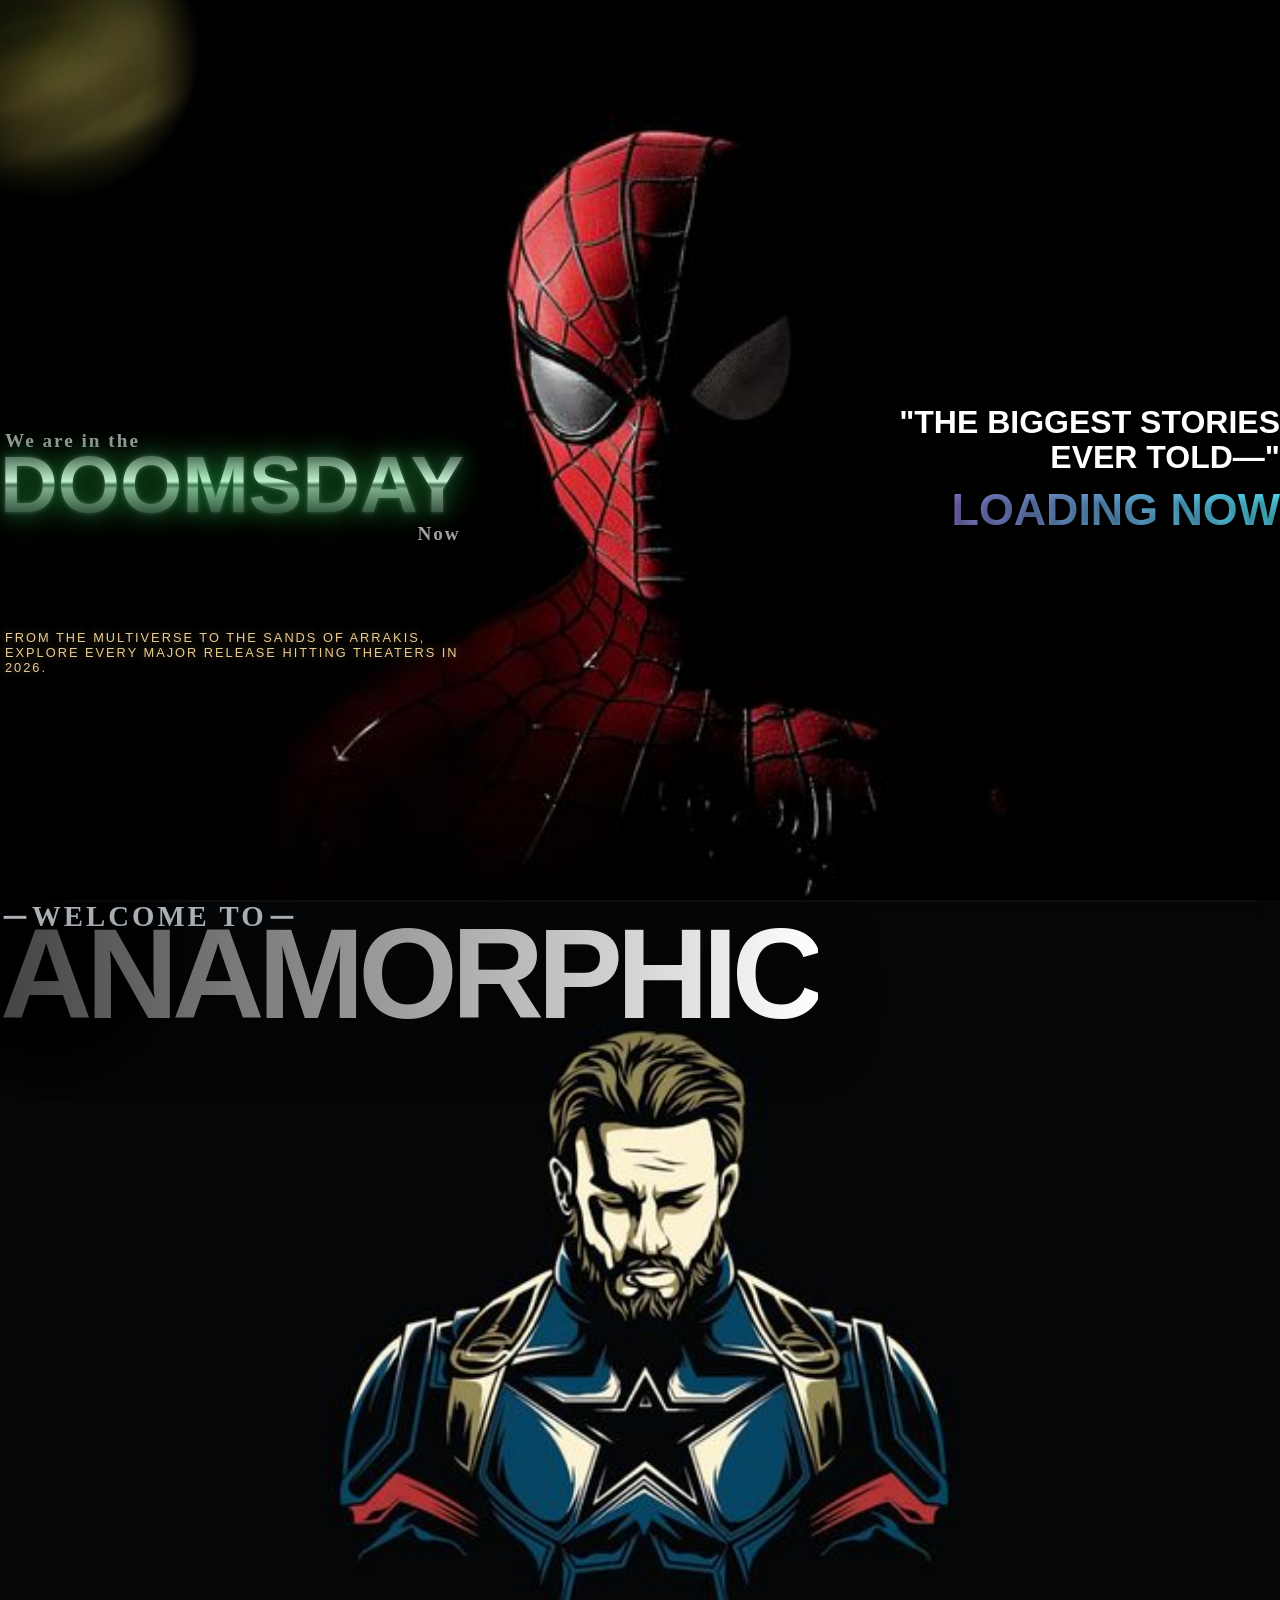
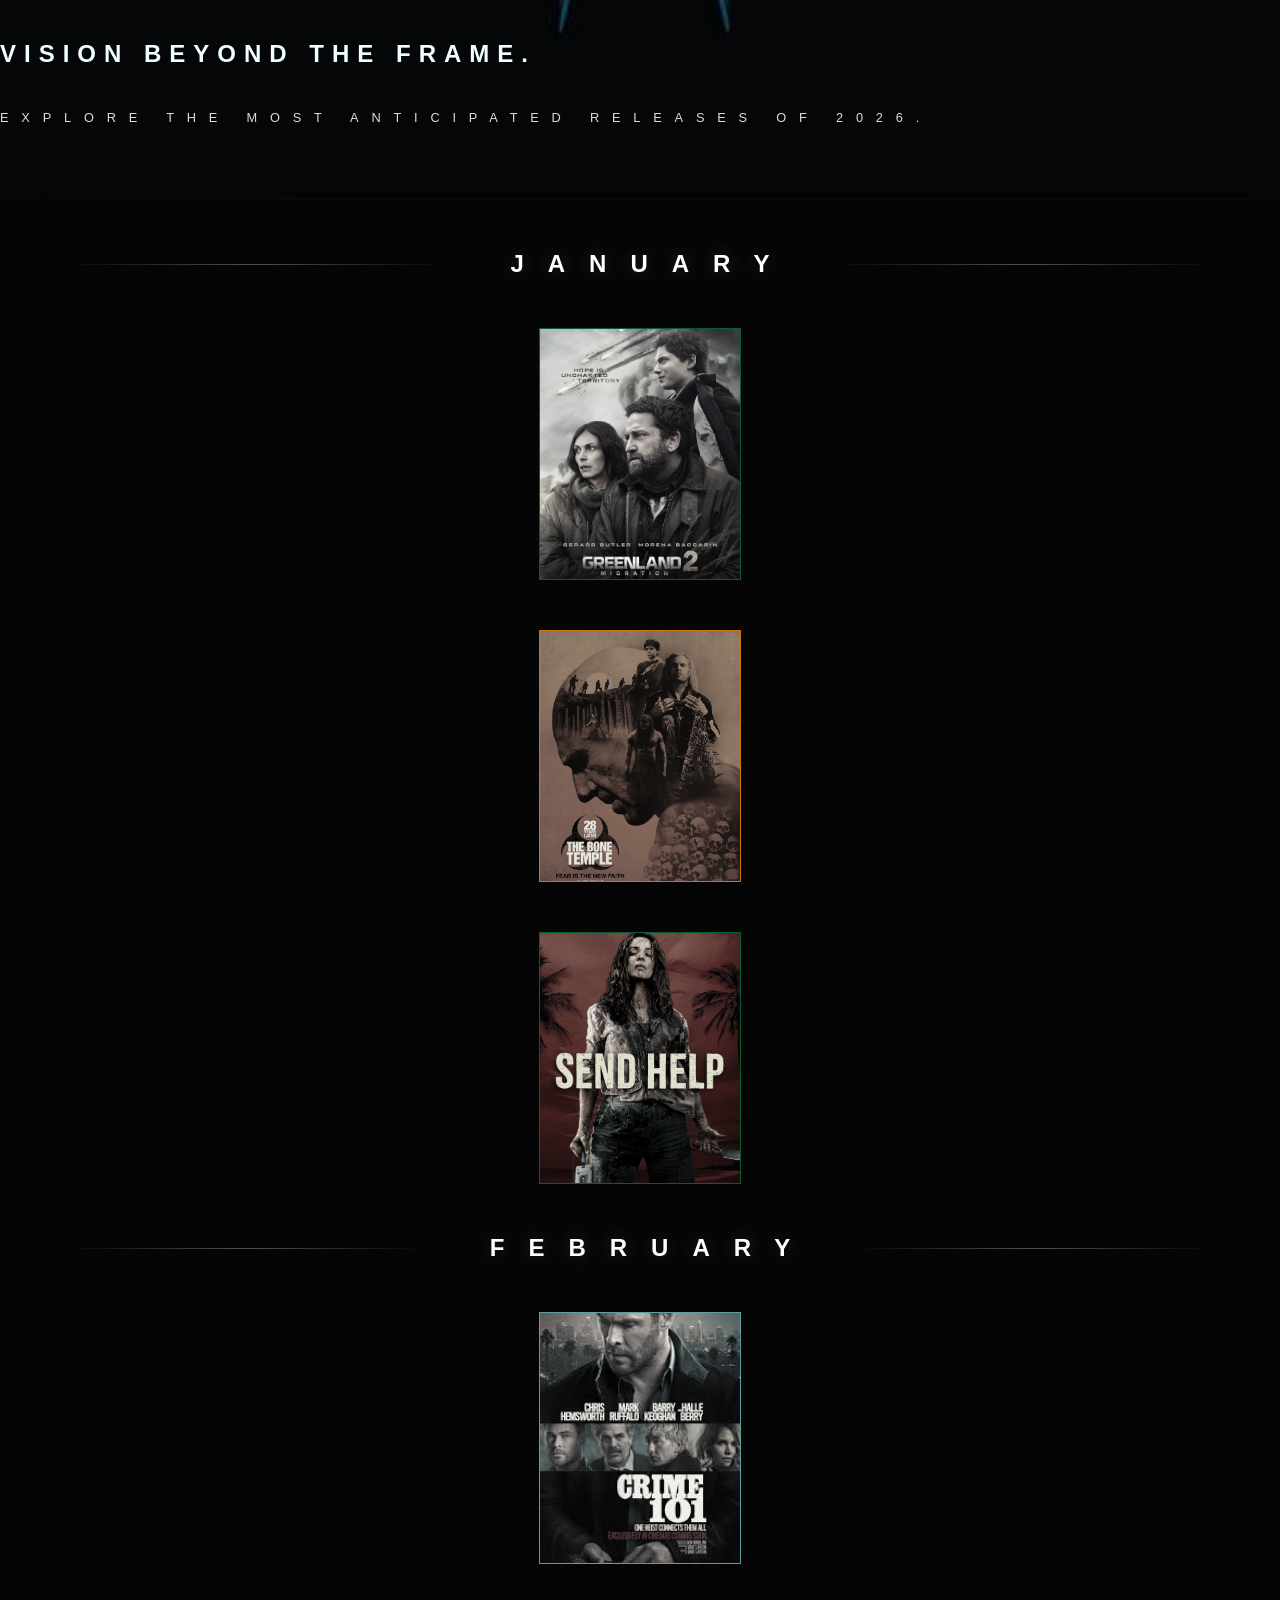
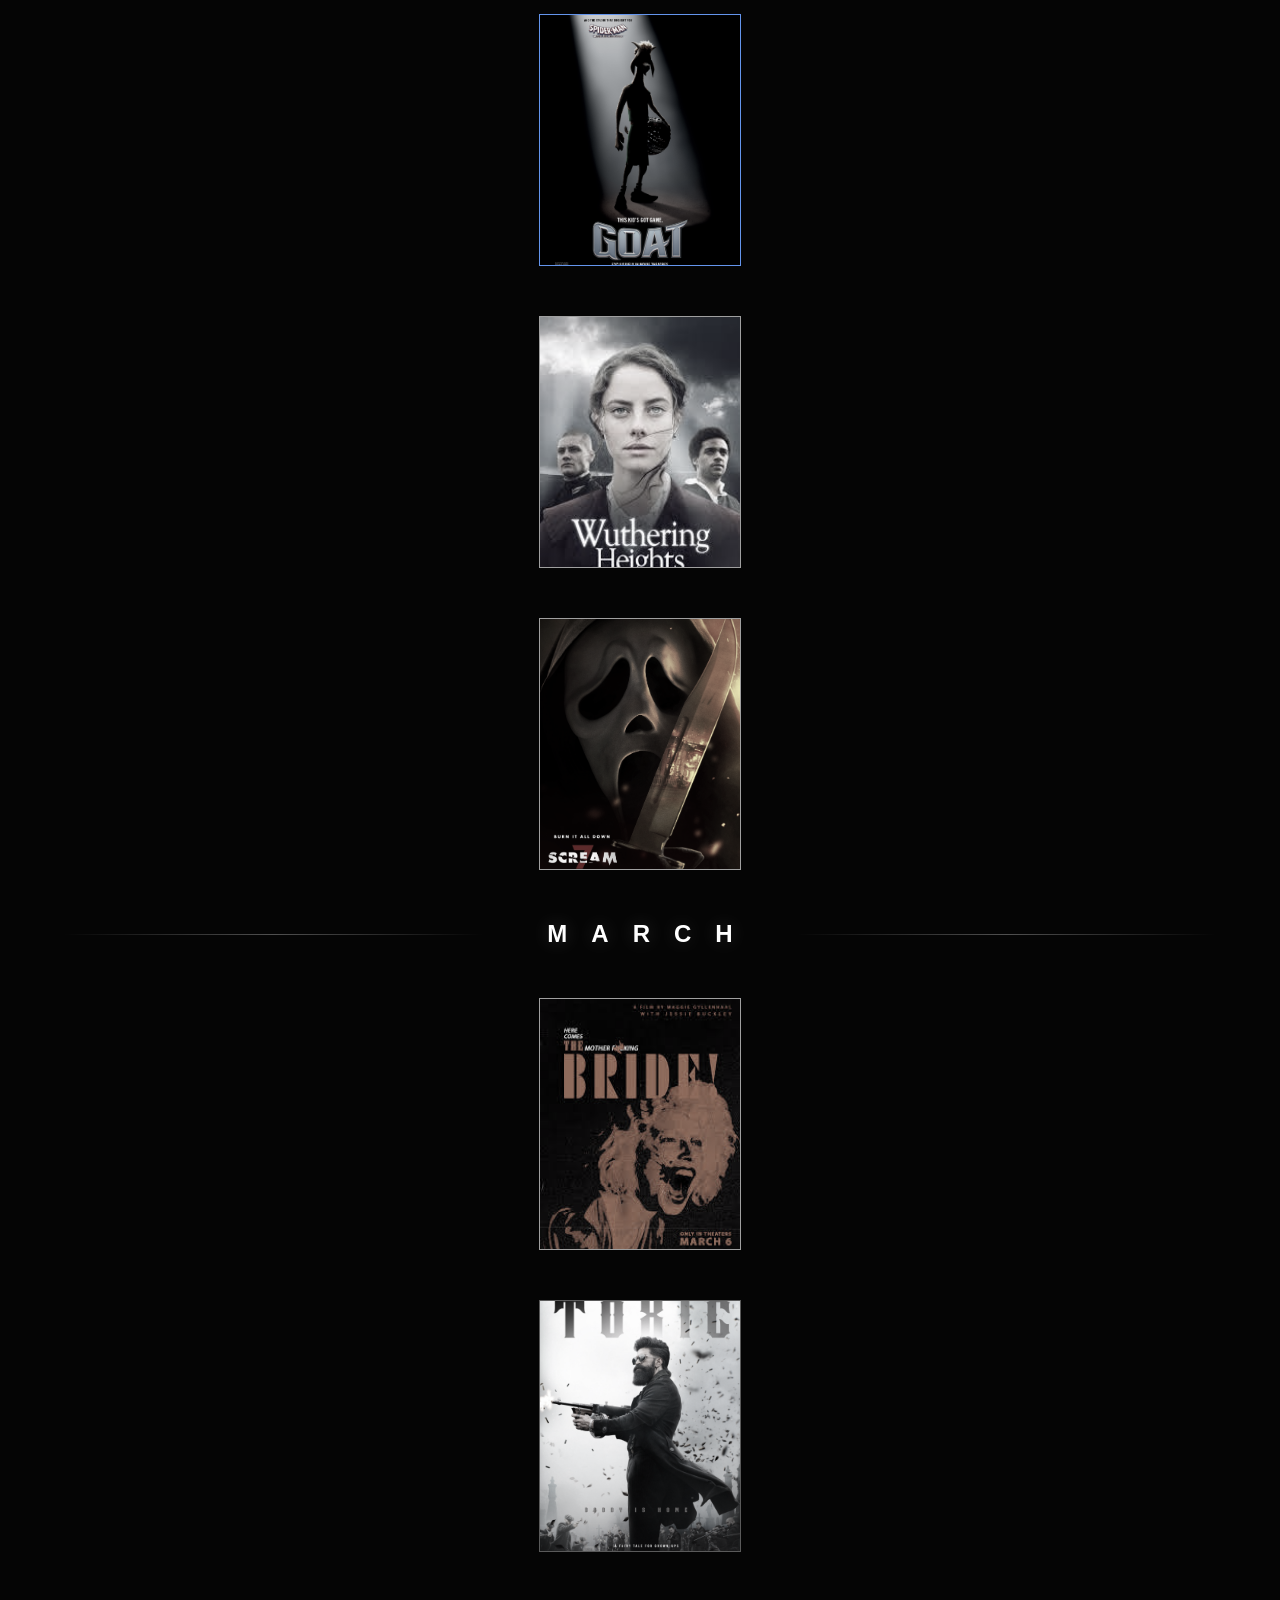
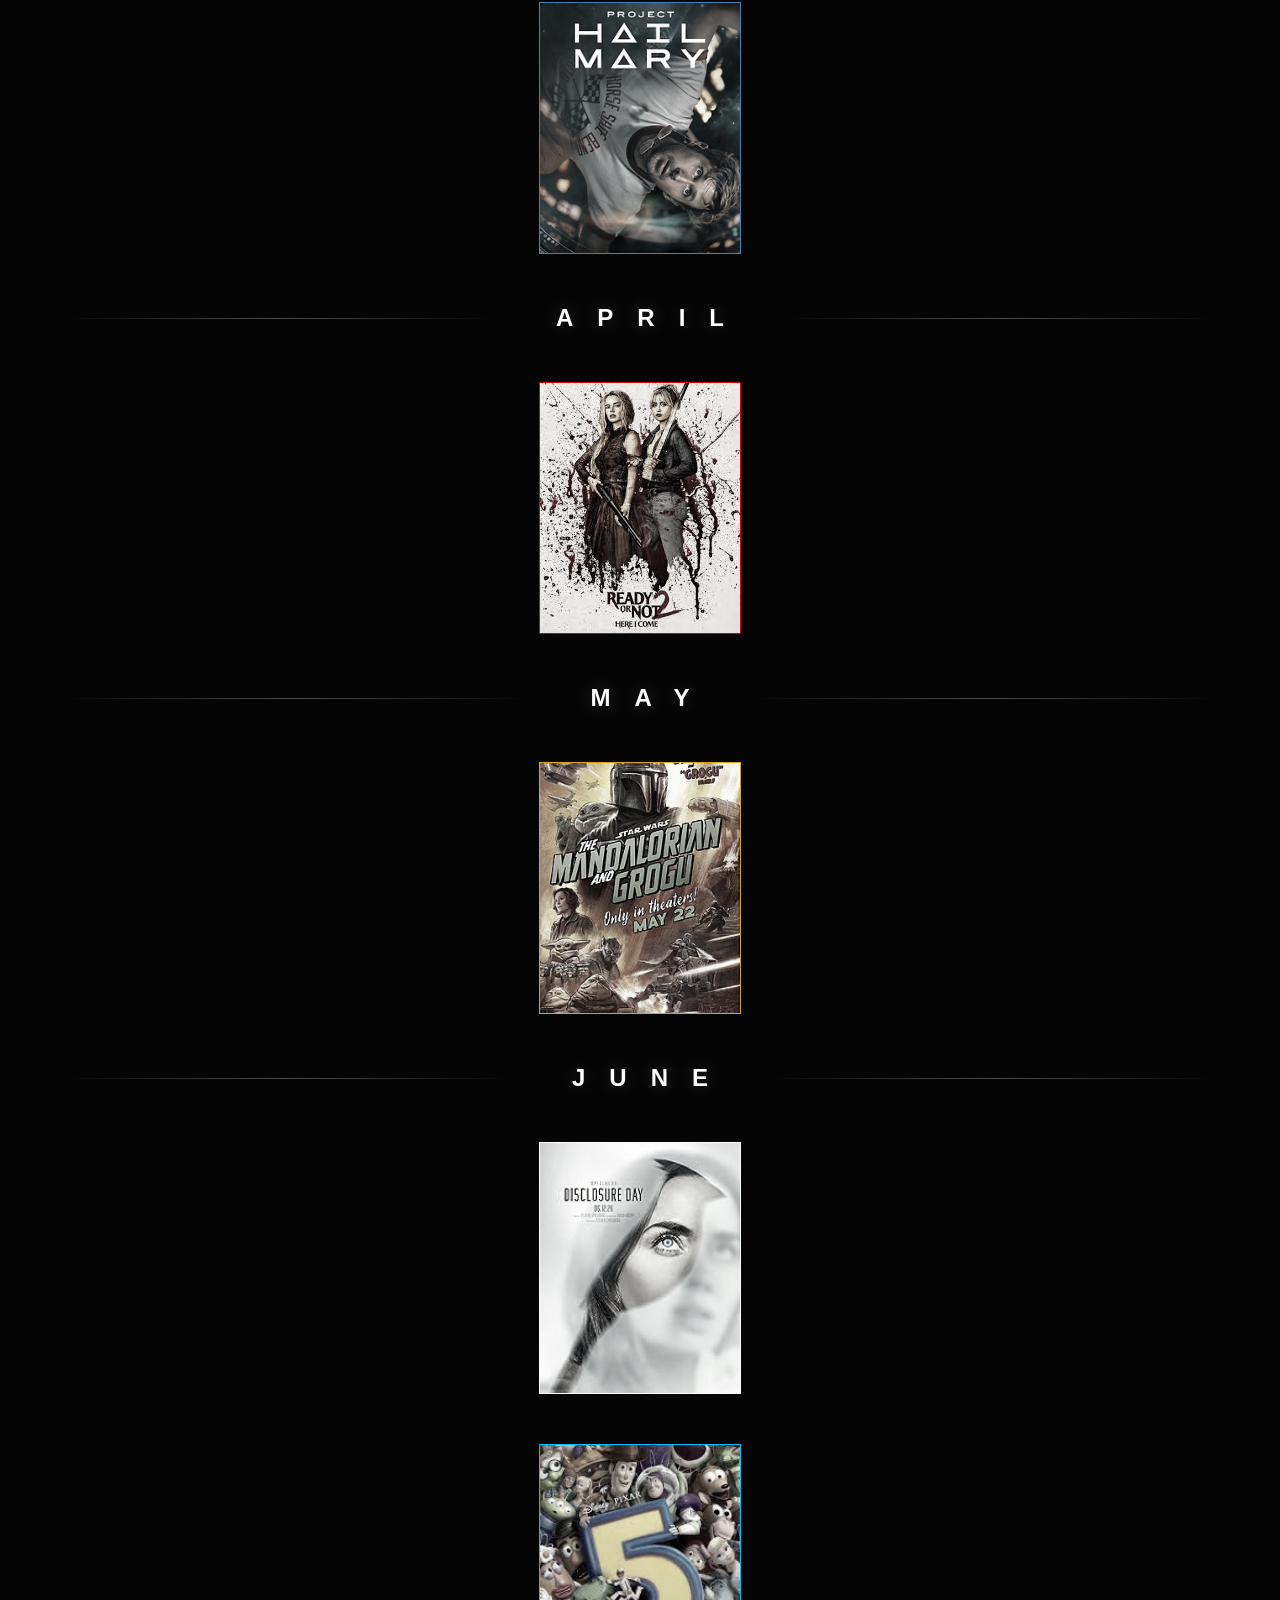
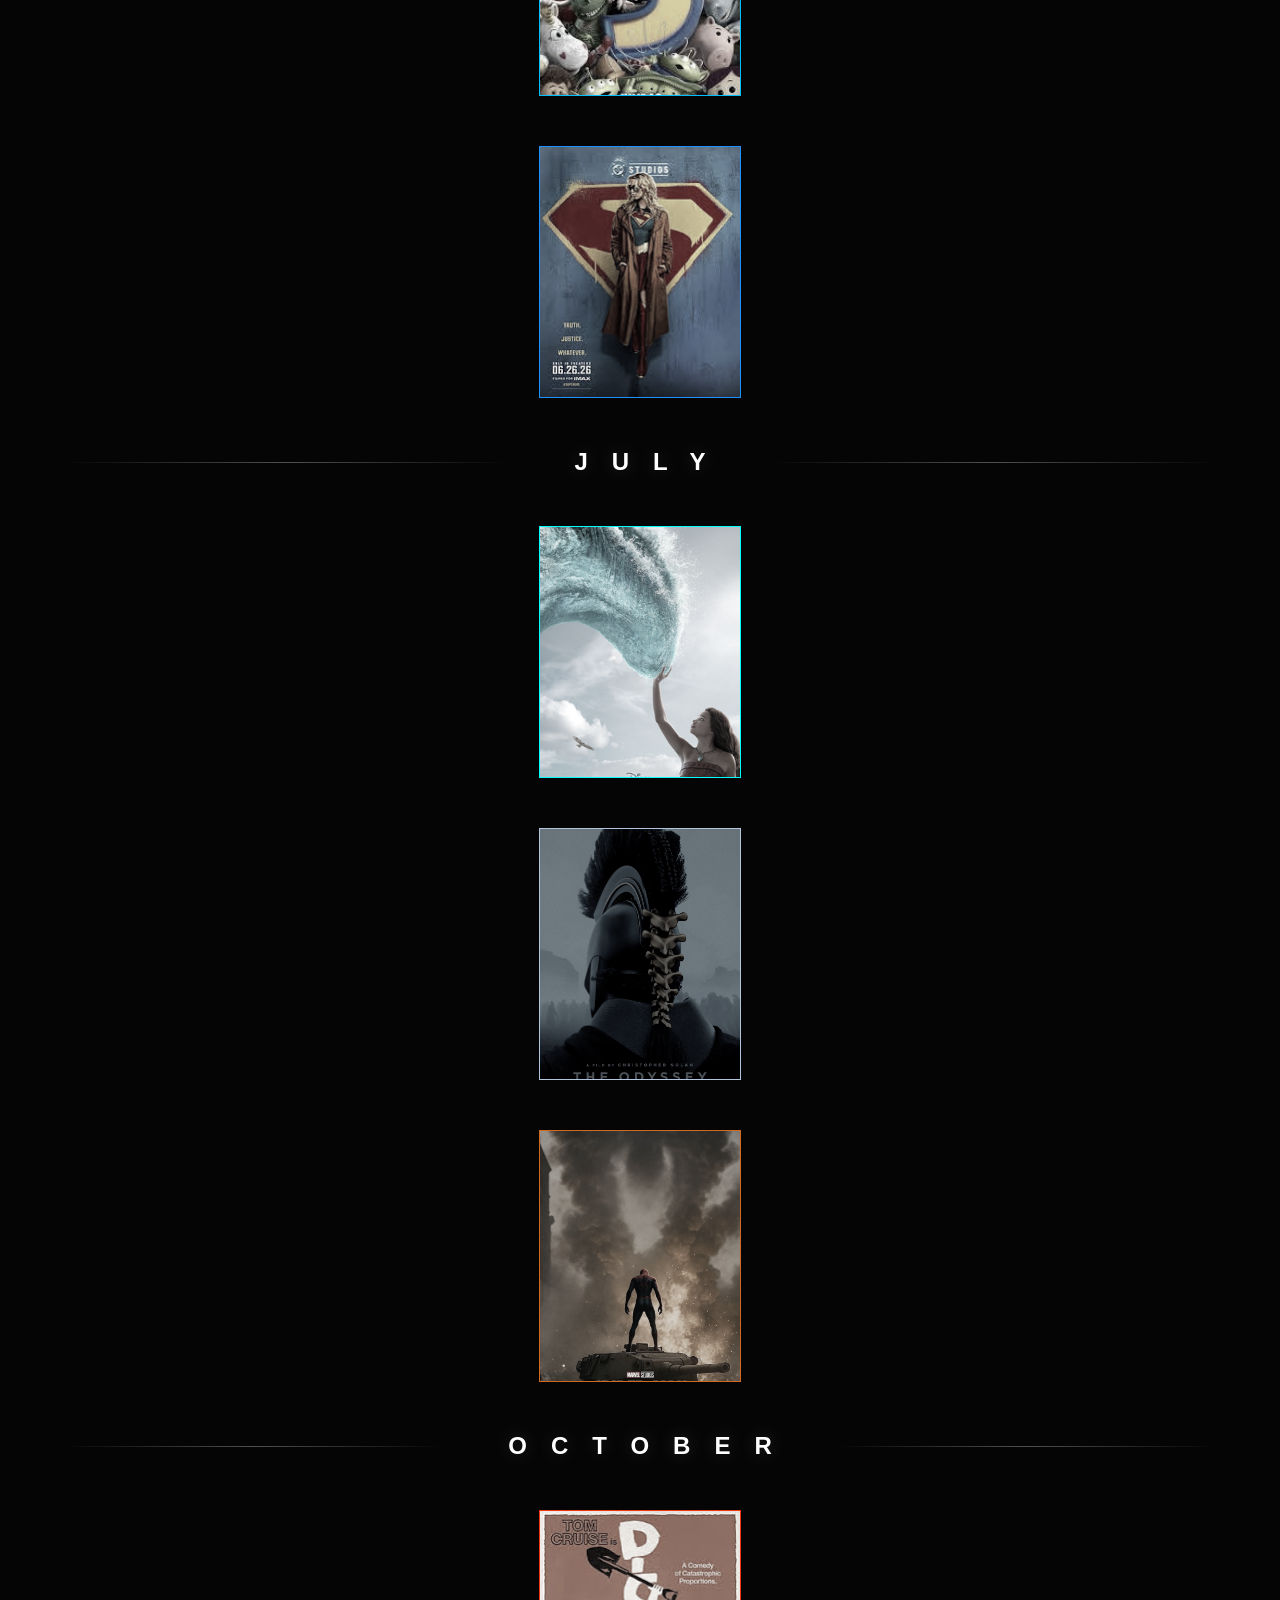
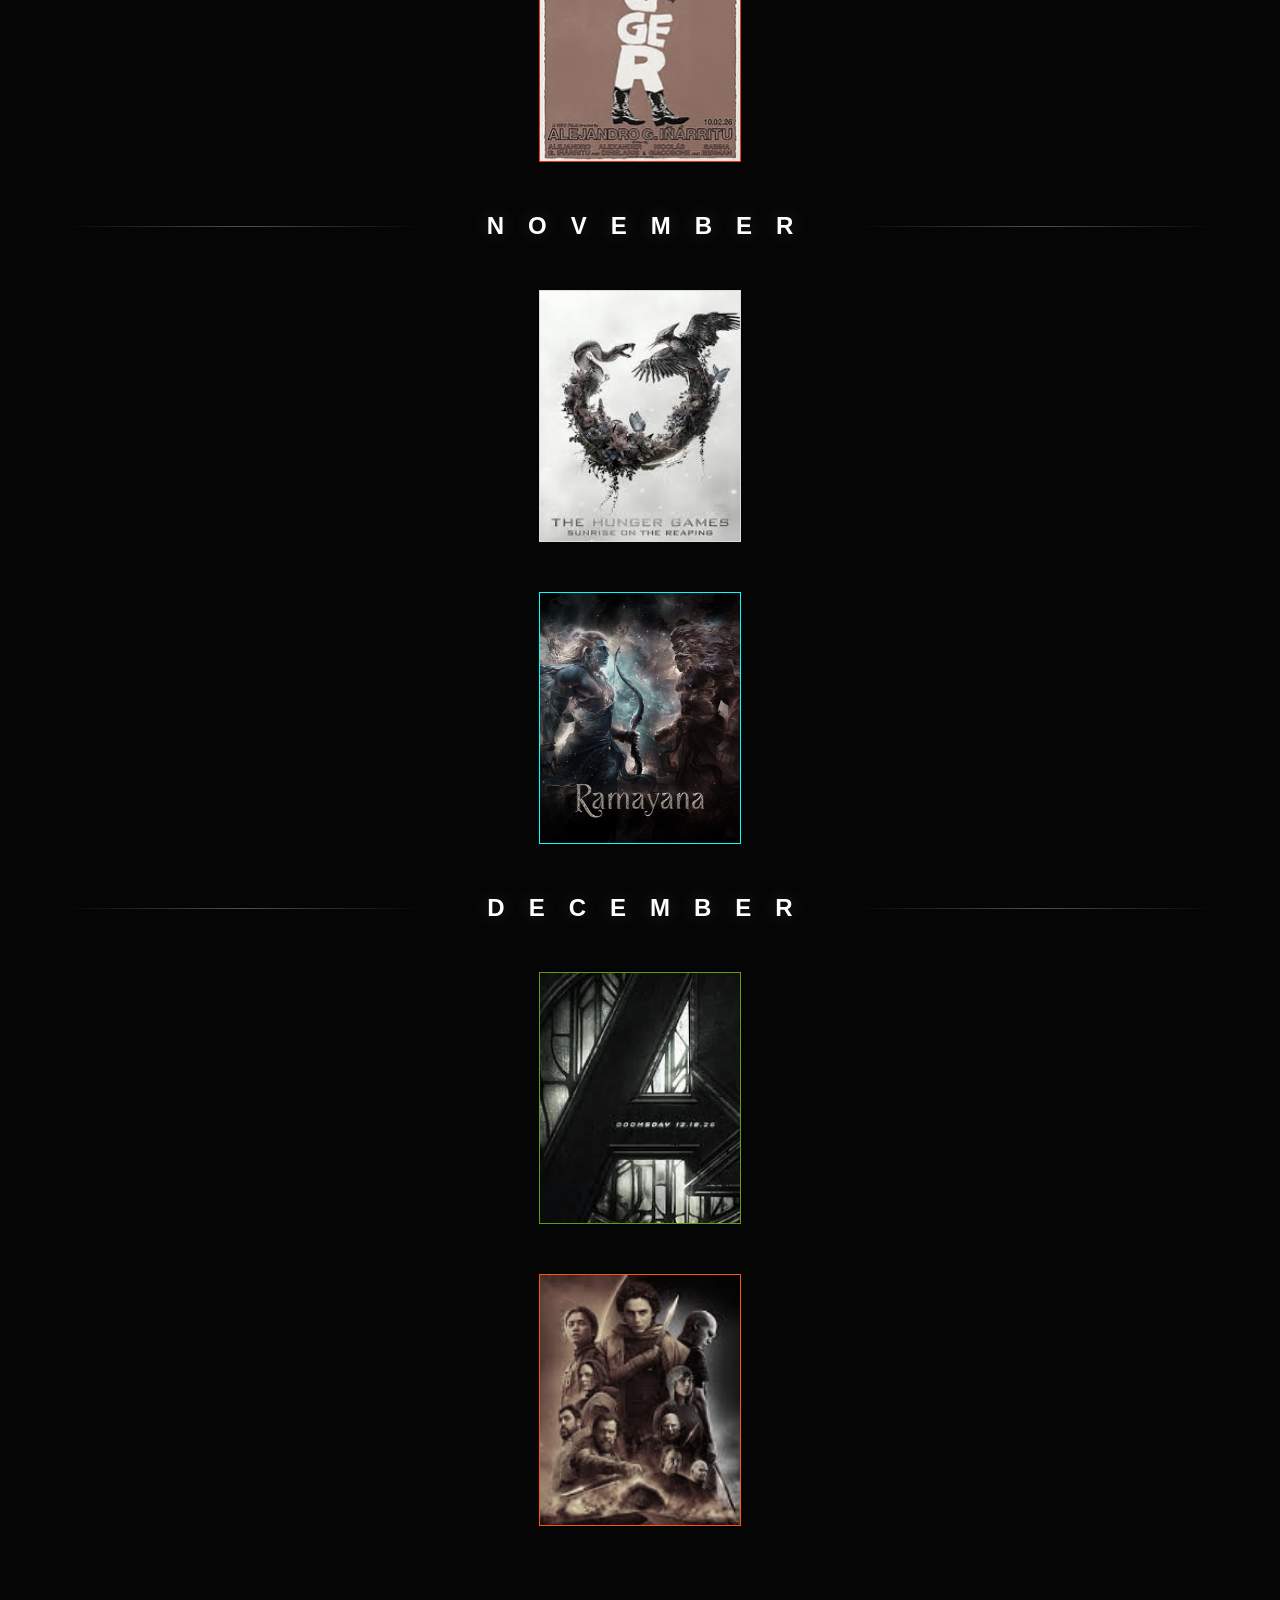
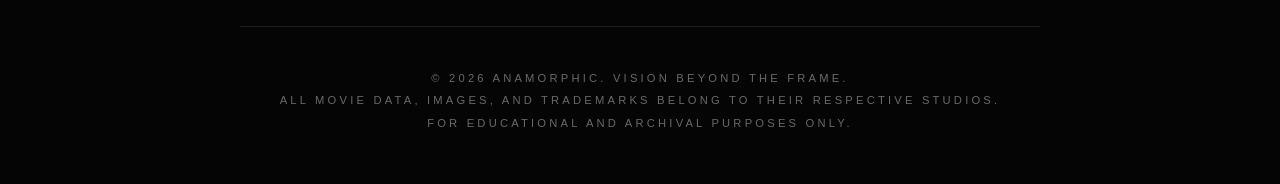
<file: index.html>
<!DOCTYPE html>
<html lang="en">

<head>
    <meta charset="UTF-8">
    <meta name="viewport" content="width=device-width, initial-scale=1.0">
    <title>Anamorphic</title>
    <link rel="icon" href="favicon.ico" type="image/x-icon">
    <link rel="stylesheet" href="style.css">
</head>

<body>

    <div class="header-container">
        <h1 class="doom-title">
            <div class="top-text">We are in the</div>
            <div class="main-title">DOOMSDAY</div>
            <div class="bottom-text">Now</div>
        </h1>
    </div>

    <h1 class="loading-stories">
        "The Biggest Stories Ever Told—"<span class="loading-text">Loading Now</span>
    </h1>

    <div class="image-container">
        <div class="base-image"></div>
        <div class="reveal-image"></div>
    </div>

    <div class="dune">

        From the Multiverse to the Sands of Arrakis, explore every major release hitting theaters in 2026.

    </div>

    <div class="image-container section-2">
        <div class="base-image"></div>
        <div class="reveal-image"></div>
    </div>

    <div class="subtitle">⸺Welcome To⸺</div>

    <div class="title">Anamorphic</div>

    <div class="firstline">
        Vision Beyond the Frame.
    </div>
    <div class="secondline">
        Explore the most anticipated releases of 2026.
    </div>

    <!-- Cards Starts from Here  -->

    <div class="month-separator">
        <span class="month-line"></span>
        <h2 class="month-name">JANUARY</h2>
        <span class="month-line"></span>
    </div>

    <!-- Movie 1 Greenland 2 -->

    <div class="movie1">
        <div class="info1">
            <img src="greenland2.jpg">
            <div class="movie1-details">
                <h3>Greenland 2 : Migration</h3>
                <pre>
The Garrity family must leave the
  safety of the Greenland bunker
        to find a new home.
                </pre>
                <div class="film-meta"><span>RELEASE : JAN 16</span></div>
            </div>
        </div>
    </div>

    <!-- Movie 2 28 Years Later-->

    <div class="movie2">
        <div class="info2">
            <img src="28 years later.jpg">
            <div class="movie2-details">
                <h3>28 Years Later: The Bone Temple</h3>
                <pre>
Dr. Kelson finds himself in a shocking new
  relationship with the consequences that 
   could change the world as he knows it,
     while spike's encounter with Jimmy
      Crystal becomes a nightmare he 
                      can't escape
                </pre>
                <div class="film-meta"><span>RELEASE : JAN 16</span></div>
            </div>
        </div>
    </div>

    <!-- Movie 3 Send Help-->

    <div class="movie3">
        <div class="info3">
            <img src="Send Help.jpg">
            <div class="movie3-details">
                <h3>Send Help</h3>
                <pre>
   A woman and her overbearing boss became
    stranded on a deserted after a plane crash.
They must overcome past grievances and work
        together, but ultimately, it's a battle of
           wills and wits to make it out alive.
                </pre>
                <div class="film-meta"><span>RELEASE : JAN 30</span></div>
            </div>
        </div>
    </div>

    <div class="month-separator">
        <span class="month-line"></span>
        <h2 class="month-name">FEBRUARY</h2>
        <span class="month-line"></span>
    </div>

    <!-- Movie 4 Crime 101-->

    <div class="movie4">
        <div class="info4">
            <img src="crime 1010.jpg">
            <div class="movie4-details">
                <h3>Crime 101</h3>
                <pre>
A Los Angeles detective pursues an
 elusive thief who teams up with an
 insurance broker for one last heist. 
                </pre>
                <div class="film-meta"><span>RELEASE : FEB 13</span></div>
            </div>
        </div>
    </div>

    <!-- Movie 5 GOAT-->

    <div class="movie5">
        <div class="info5">
            <img src="goat.jpg">
            <div class="movie5-details">
                <h3>GOAT</h3>
                <pre>
 Will, a tiny goat, gets a chance to play
roarball, a fierce animal sport, and aims 
  to revolutionize it and prove his worth.
                </pre>
                <div class="film-meta"><span>RELEASE : FEB 13</span></div>
            </div>
        </div>
    </div>

    <!-- Movie 6 Wuthering Heights-->

    <div class="movie6">
        <div class="info6">
            <img src="wuthering heights.jpg">
            <div class="movie6-details">
                <h3>Wuthering Heights</h3>
                <pre>
Tragedy strikes when Heathcliff falls in love 
 with Catherine Earnshaw, a woman from a 
   wealthy family in 18th-century England.
                </pre>
                <div class="film-meta"><span>RELEASE : FEB 13</span></div>
            </div>
        </div>
    </div>

    <!-- Movie 7 Sream 7 -->

    <div class="movie7">
        <div class="info7">
            <img src="scream7.jpg">
            <div class="movie7-details">
                <h3>Scream 7</h3>
                <pre>
A new ghostface emerges in Sidney Prescott's new,
peaceful home, making her daughter the next target.
                </pre>
                <div class="film-meta"><span>RELEASE : FEB 27</span></div>
            </div>
        </div>
    </div>

    <div class="month-separator">
        <span class="month-line"></span>
        <h2 class="month-name">MARCH</h2>
        <span class="month-line"></span>
    </div>

    <!-- Movie 8 The Bride -->

    <div class="movie8">
        <div class="info8 thebride">
            <img src="the bride.jpg">
            <div class="movie8-details bridedet">
                <h3 class="thebrideh3">The Bride!</h3>
                <pre>
Set in 1930s, where a scientist brings a murdered
   woman to life as a companion for the monster.
                </pre>
                <div class="film-meta"><span>RELEASE : MAR 6</span></div>
            </div>
        </div>
    </div>

    <!-- Movie 9 Toxic -->

    <div class="movie9">
        <div class="info9">
            <img src="toxic.jpg">
            <div class="movie9-details toxic">
                <h3>Toxic</h3>
                <pre>
    Set in bygone era, this gripping tale unfolds in the
 coastal paradise of Goa, where a powerful drug cartel
pulls the strings behind a facadeof sun-soaked beaches
                             and vibrant culture
                </pre>
                <div class="film-meta"><span>RELEASE : MAR 19</span></div>
            </div>
        </div>
    </div>

    <!-- Movie 10 Project Hail Mary -->

    <div class="movie10">
        <div class="info10">
            <img src="project hail mary.jpg">
            <div class="movie10-details">
                <h3>Project Hail Mary</h3>
                <pre>
Ryland Grace is the sole survivor on a desperate, 
                      last-chance mission.
                </pre>
                <div class="film-meta"><span>RELEASE : MAR 20</span></div>
            </div>
        </div>
    </div>

    <div class="month-separator">
        <span class="month-line"></span>
        <h2 class="month-name">APRIL</h2>
        <span class="month-line"></span>
    </div>

    <!-- Movie 11 Ready or Not 2 -->

    <div class="movie11">
        <div class="info11">
            <img src="ready o ready not 2.jpg">
            <div class="movie11-details">
                <h3>Ready or Not 2 : Here I Come</h3>
                <pre>
 Grace survives the initial attack but finds herself in a 
higher-stakes "next level" of game, now with her sister
         Faith. fighting powerful families for control.
                </pre>
                <div class="film-meta"><span>RELEASE : APRIL 10</span></div>
            </div>
        </div>
    </div>

    <div class="month-separator">
        <span class="month-line"></span>
        <h2 class="month-name">MAY</h2>
        <span class="month-line"></span>
    </div>

    <!-- Movie 12 Star Wars-->

    <div class="movie12">
        <div class="info12">
            <img src="Star Wars The Mandalorian and Grogu.jpg">
            <div class="movie12-details">
                <h3>Star Wars: The Mandalorian and Grogu</h3>
                <pre>
Ryland Grace is the sole survivor on a desperate, 
                      last-chance mission.
                </pre>
                <div class="film-meta"><span>RELEASE : MAY 20</span></div>
            </div>
        </div>
    </div>

    <div class="month-separator">
        <span class="month-line"></span>
        <h2 class="month-name">JUNE</h2>
        <span class="month-line"></span>
    </div>

    <!-- Movie 13 Disclosure Day-->

    <div class="movie13">
        <div class="info13">
            <img src="Disclosure Day.jpg">
            <div class="movie13-details">
                <h3>Disclosure Day</h3>
                <pre>
If you found out we weren't alone, if someone showed
     you, proved it to you, would that frighten you?...
                         All will be Disclosed.
                </pre>
                <div class="film-meta"><span>RELEASE : JUNE 12</span></div>
            </div>
        </div>
    </div>

    <!-- Movie 14 Toy Story 5-->

    <div class="movie14">
        <div class="info14">
            <img src="toy story 5.jpg">
            <div class="movie14-details">
                <h3>Toy Story 5</h3>
                <pre>
Buzz, Woody, Jessie and the rest of the gang's
   jobs get exponentially harder when they go
  head-to-head with a new threat to playtime.
                </pre>
                <div class="film-meta"><span>RELEASE : JUNE 19</span></div>
            </div>
        </div>
    </div>

    <!-- Movie 15 Supergirl-->

    <div class="movie15">
        <div class="info15">
            <img src="Supergirl.jpg">
            <div class="movie15-details">
                <h3>Supergirl</h3>
                <pre>
It follows Kara Zor-El's story and her darker origin 
      before she finally made her way to Earth.
                </pre>
                <div class="film-meta"><span>RELEASE : JUNE 26</span></div>
            </div>
        </div>
    </div>

    <div class="month-separator">
        <span class="month-line"></span>
        <h2 class="month-name">JULY</h2>
        <span class="month-line"></span>
    </div>

    <!-- Movie 16 Moana -->

    <div class="movie16">
        <div class="info16">
            <img src="Moana.jpg">
            <div class="movie16-details">
                <h3>Moana</h3>
                <pre>
     Leaving her island for the first time, young
Moana embarks on an epic seafearing adventure
            to restore prosperity to her people.
                </pre>
                <div class="film-meta"><span>RELEASE : JULY 10</span></div>
            </div>
        </div>
    </div>

    <!-- Movie 18 The Odysse-->

    <div class="movie18">
        <div class="info18">
            <img src="The Odyssey.jpg">
            <div class="movie18-details">
                <h3>The Odyssey</h3>
                <pre>
odysseus, king of Ithaca, embarks on a perilous
   journey to return home after the Trojan War.
                </pre>
                <div class="film-meta"><span>RELEASE : JULY 17</span></div>
            </div>
        </div>
    </div>

    <!-- Movie 19 Spider-Man: Brand New Day-->

    <div class="movie19">
        <div class="info19">
            <img src="Spider Man Brand New Day.jpg">
            <div class="movie19-details">
                <h3>Spider-Man: Brand New Day</h3>
                <pre>
         Peter Parker tries to focus on college and leave 
Spider-man behind. But when a new threat endangers his
                     friends, he must suit up again.
                </pre>
                <div class="film-meta"><span>RELEASE : JULY 31</span></div>
            </div>
        </div>
    </div>

    <div class="month-separator">
        <span class="month-line"></span>
        <h2 class="month-name">OCTOBER</h2>
        <span class="month-line"></span>
    </div>

    <!-- Movie 20 Digger -->

    <div class="movie20">
        <div class="info20">
            <img src="Digger.jpg">
            <div class="movie20-details">
                <h3>Digger</h3>
                <pre>
The most powerful man in the world embarks
       on a frantic mission to prove that he's 
                     humanity's saviour.
                </pre>
                <div class="film-meta"><span>RELEASE : OCT 2</span></div>
            </div>
        </div>
    </div>

    <div class="month-separator">
        <span class="month-line"></span>
        <h2 class="month-name">NOVEMBER</h2>
        <span class="month-line"></span>
    </div>

    <!-- Movie 21 The Hunger Games-->

    <div class="movie21">
        <div class="info21">
            <img src="The Hunger Games Sunrise on the Reaping.jpg">
            <div class="movie21-details">
                <h3>The Hunger Games: Sunrise on the Reaping</h3>
                <pre>
Explores Panem 24 years before Katniss's saga, starting
  on the morning of 50th Hunger Games, where a young 
                 Haymitch Abernathy participates.
                </pre>
                <div class="film-meta"><span>RELEASE : NOV 20</span></div>
            </div>
        </div>
    </div>

    <!-- Movie 22 Ramayana-->

    <div class="movie22">
        <div class="info22">
            <img src="Ramayana.jpg">
            <div class="movie22-details">
                <h3>Ramayana</h3>
                <pre>
       An ancient epic follows a young prince and 
princess whose marriage and subsequet exile mark
            the begininng of a legendary journey.
                </pre>
                <div class="film-meta"><span>RELEASE : NOVEMBER</span></div>
            </div>
        </div>
    </div>

    <div class="month-separator">
        <span class="month-line"></span>
        <h2 class="month-name">DECEMBER</h2>
        <span class="month-line"></span>
    </div>

    <!-- Movie 23 Avengers: Doomsday-->

    <div class="movie23">
        <div class="info23">
            <img src="Avengers Doomsday.jpg">
            <div class="movie23-details">
                <h3>Avengers: Doomsday</h3>
                <pre>
 An upcoming American superhero film based on the Marvel
      Comics superhero team the Avengers, the sequel to 
          Avengers: Endgame and the 39th film in MCU
                </pre>
                <div class="film-meta"><span>RELEASE : DEC 18</span></div>
            </div>
        </div>
    </div>

    <!-- Movie 24 Dune: Part Three-->

    <div class="movie24">
        <div class="info24">
            <img src="Dune Part Three.jpg">
            <div class="movie24-details">
                <h3>Dune: Part Three</h3>
                <pre>
Explores Panem 24 years before Katniss's saga, starting
  on the morning of 50th Hunger Games, where a young 
                 Haymitch Abernathy participates.
                </pre>
                <div class="film-meta"><span>RELEASE : DEC 25</span></div>
            </div>
        </div>
    </div>

    <footer class="footer-disclaimer">
    <div class="footer-content">
        &copy; 2026 ANAMORPHIC. VISION BEYOND THE FRAME. <br>
        ALL MOVIE DATA, IMAGES, AND TRADEMARKS BELONG TO THEIR RESPECTIVE STUDIOS. <br>
        FOR EDUCATIONAL AND ARCHIVAL PURPOSES ONLY.
    </div>
</footer>


    <script src="script.js"></script>
</body>


</html>
</file>
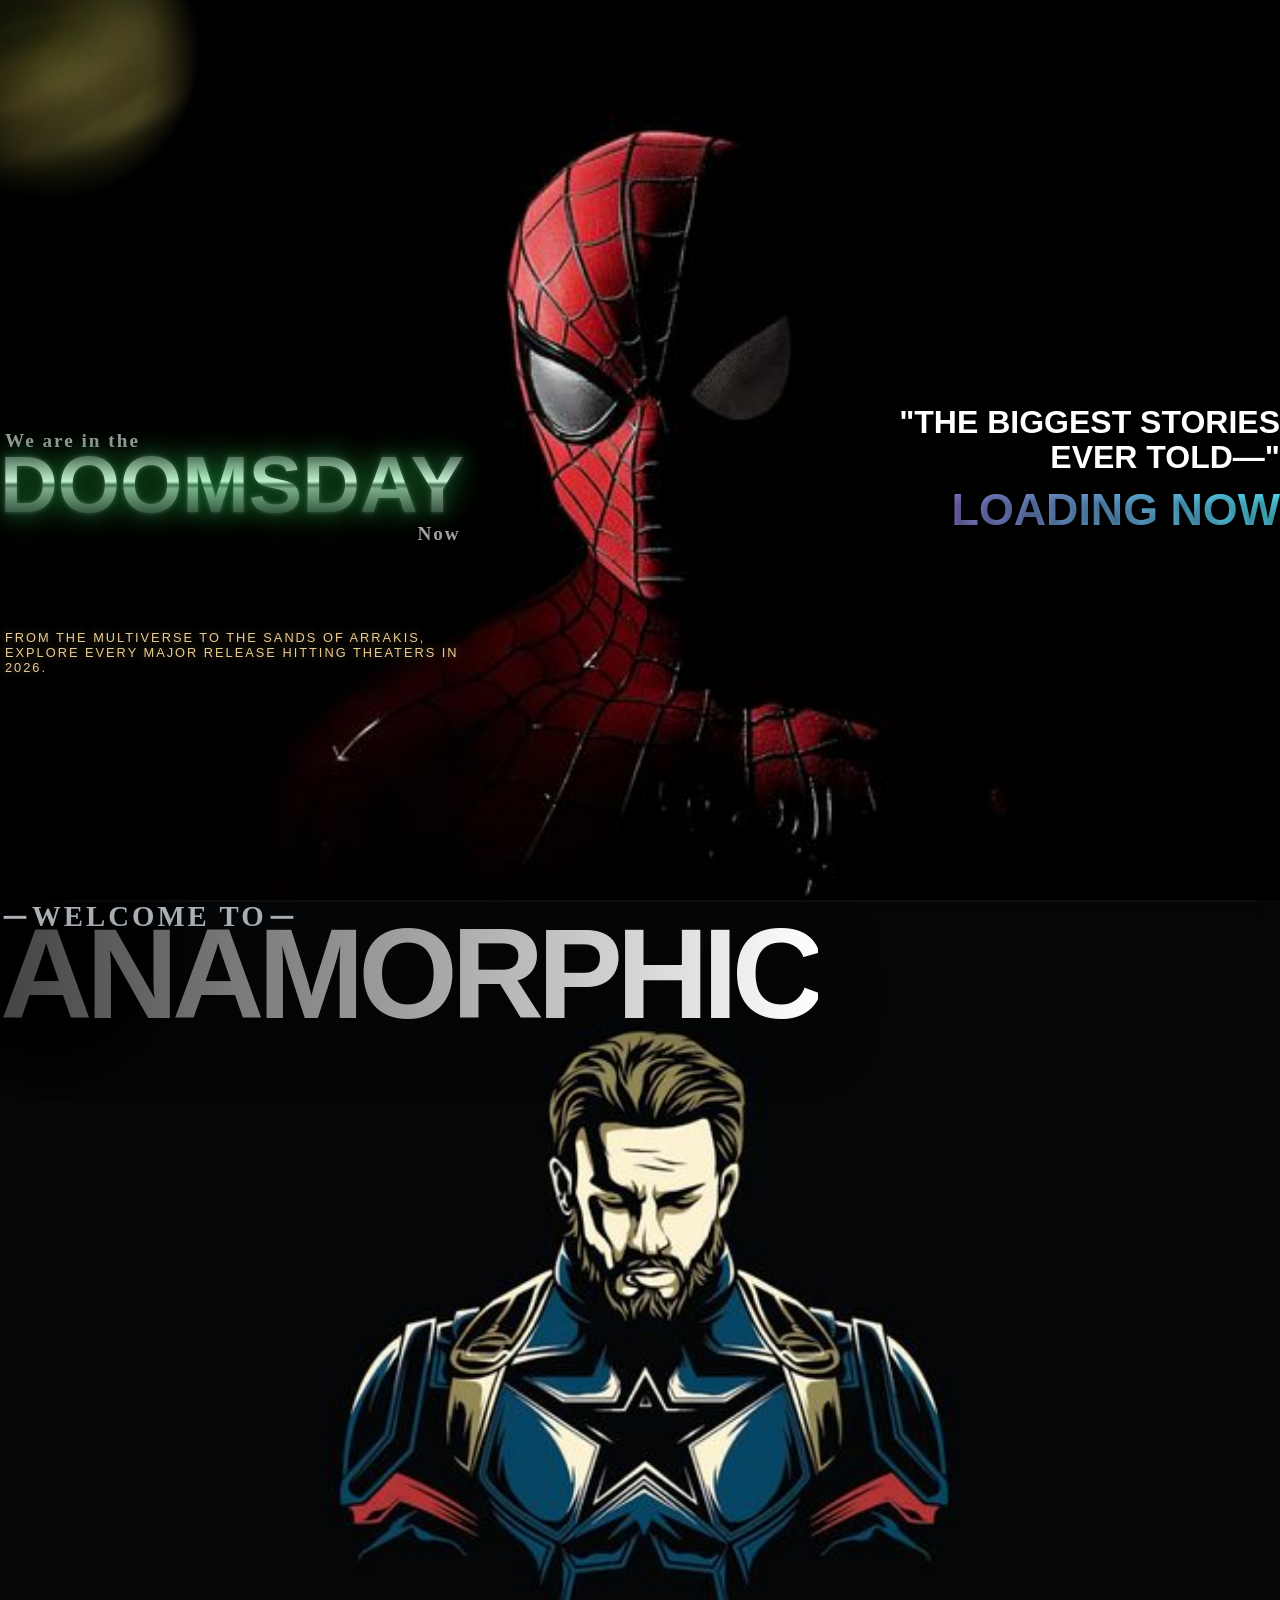
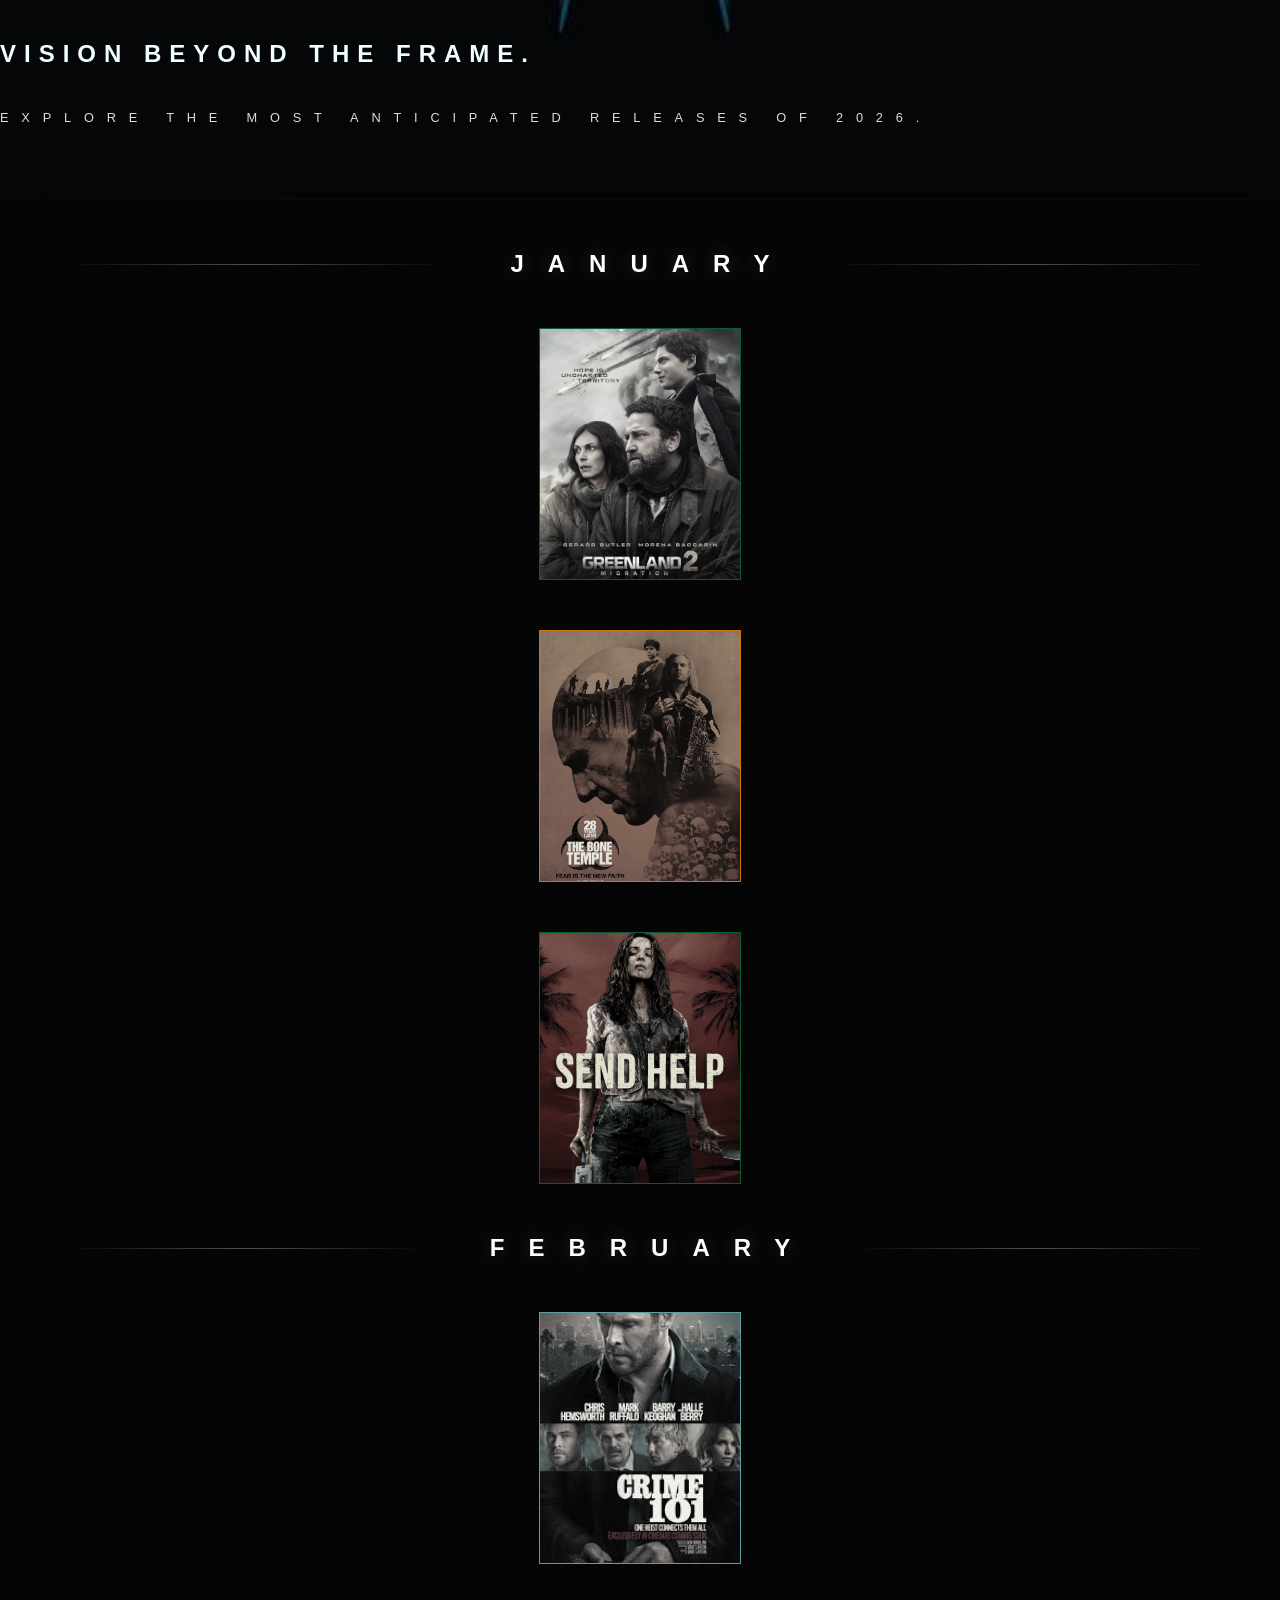
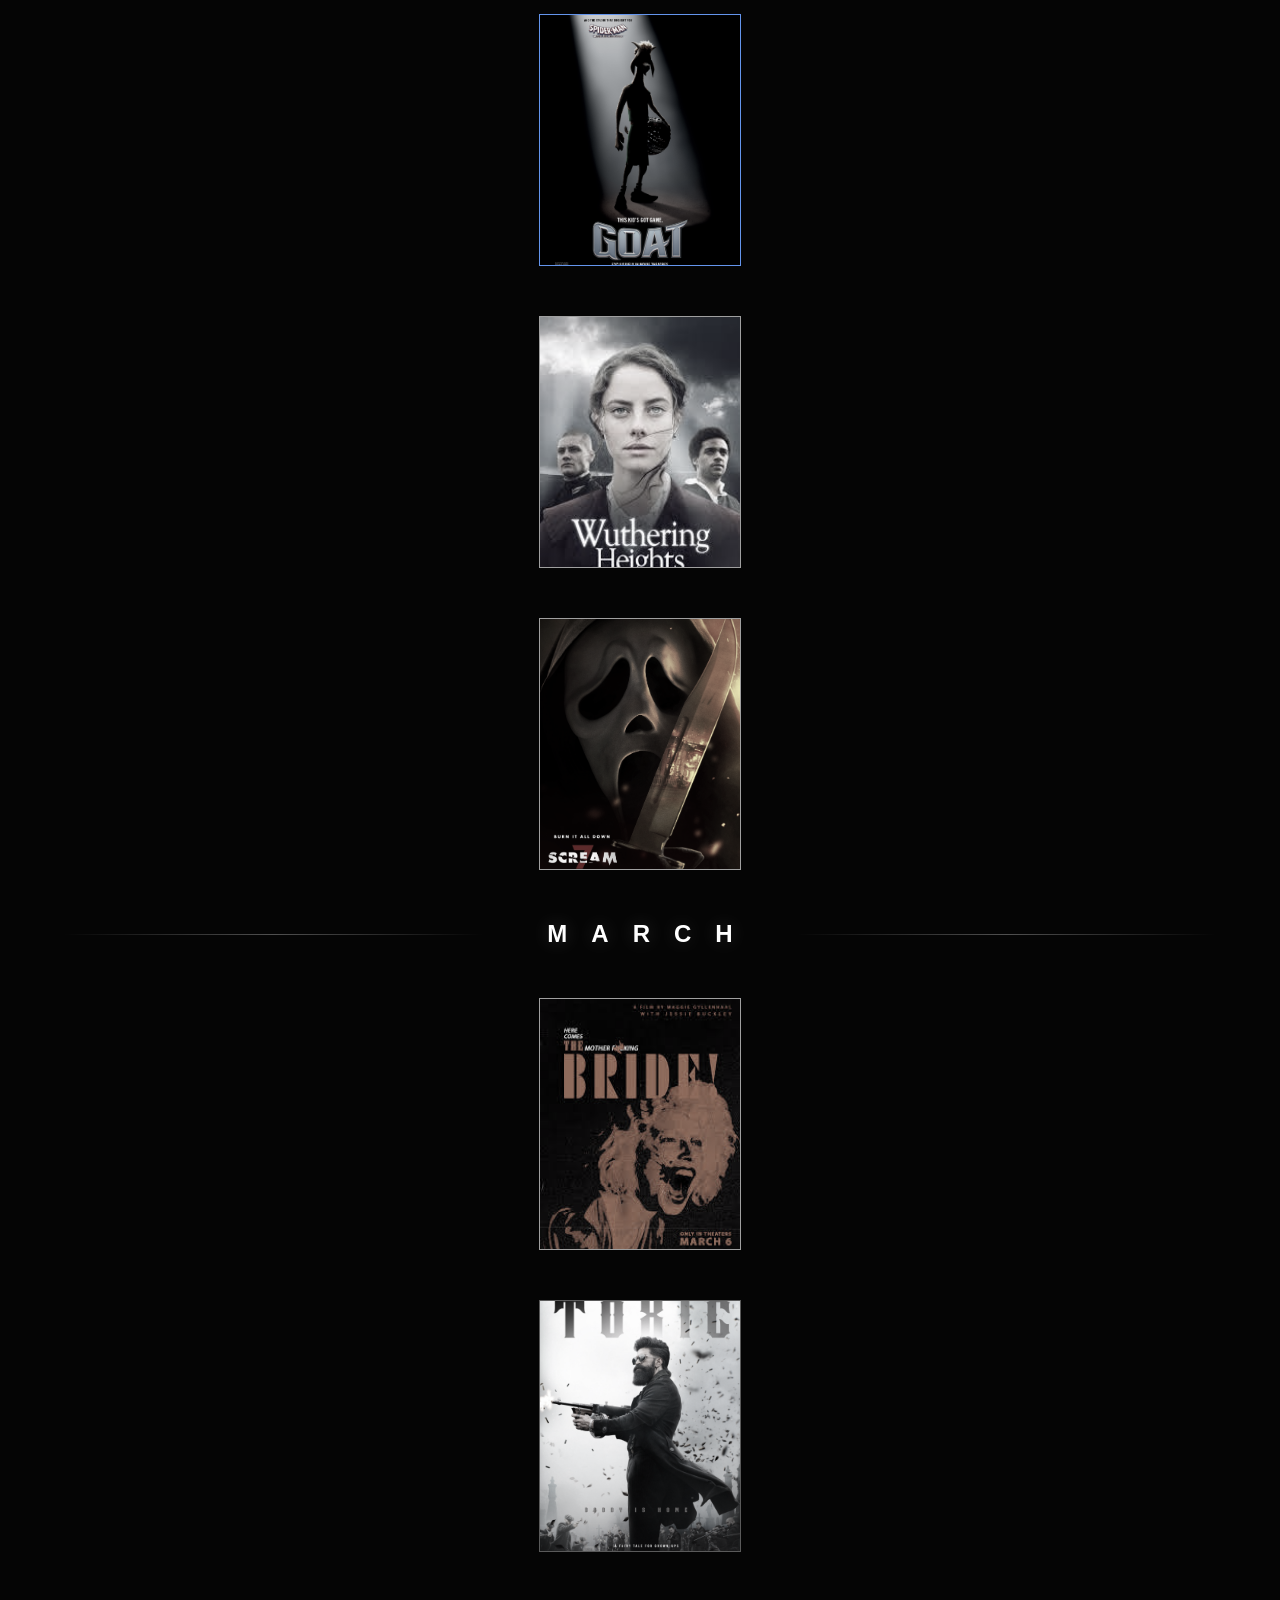
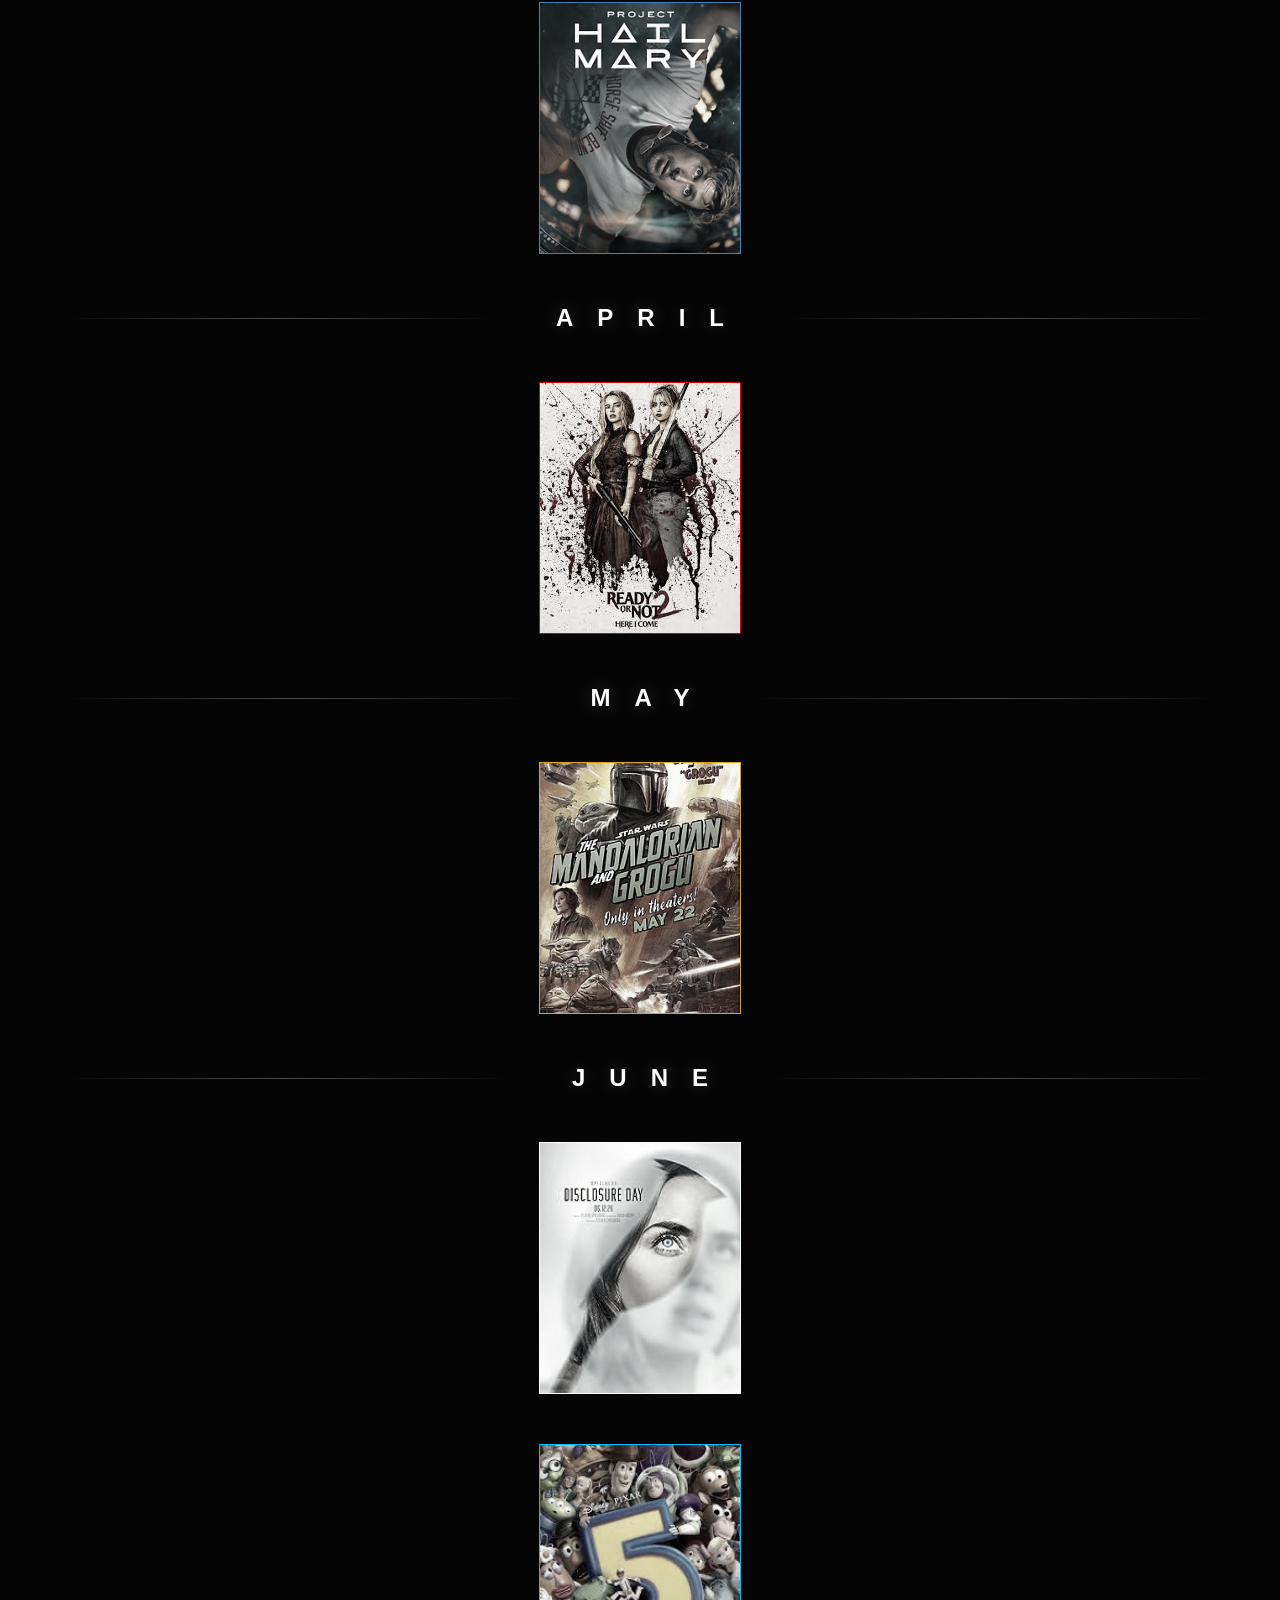
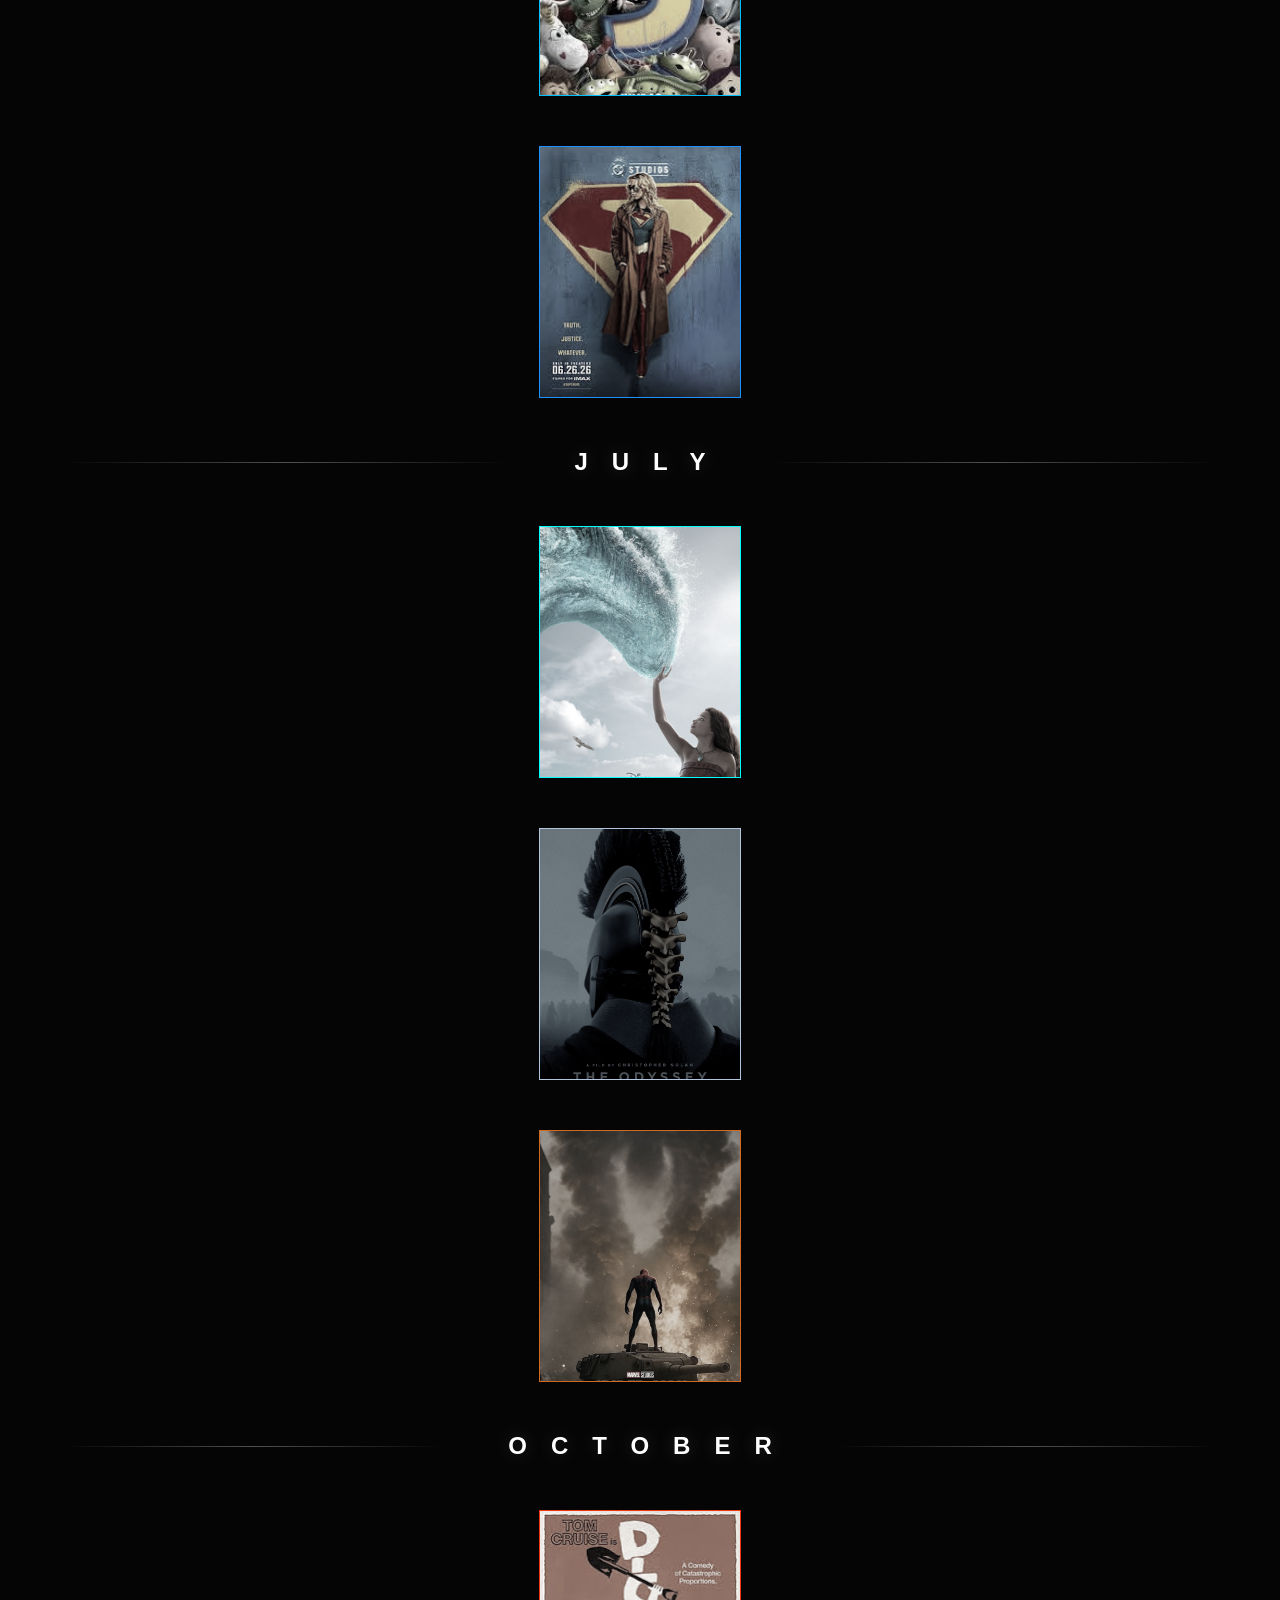
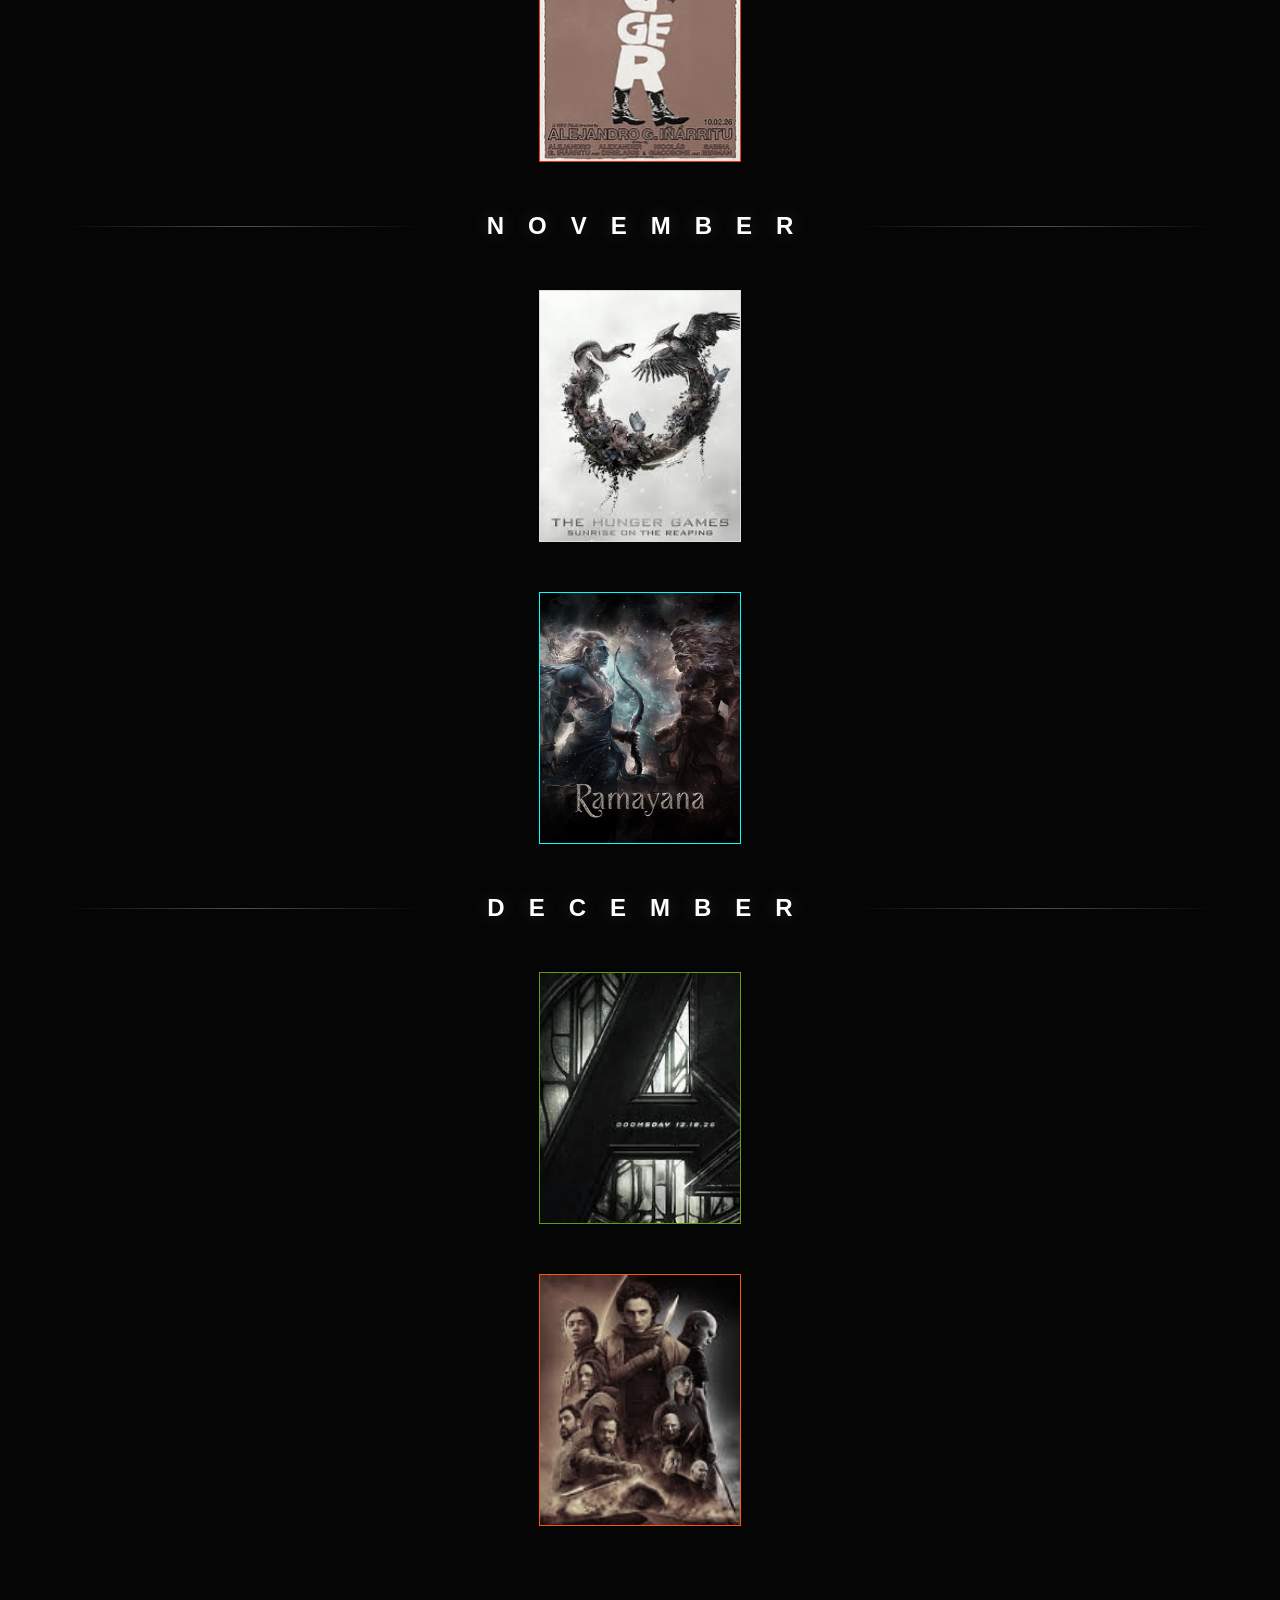
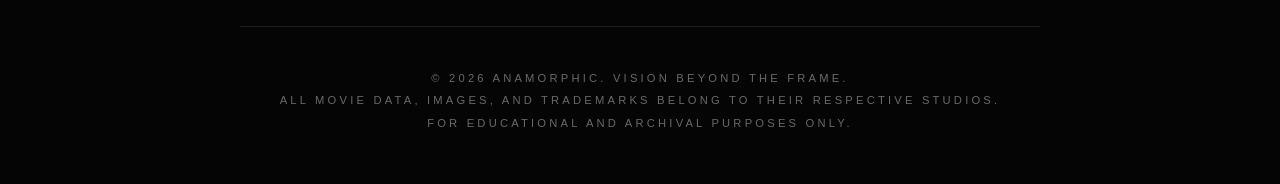
<file: Anamorphic.html>
<!DOCTYPE html>
<html lang="en">

<head>
    <meta charset="UTF-8">
    <meta name="viewport" content="width=device-width, initial-scale=1.0">
    <title>Anamorphic</title>
    <link rel="icon" href="favicon.ico" type="image/x-icon">
    <link rel="stylesheet" href="style.css">
</head>

<body>

    <div class="header-container">
        <h1 class="doom-title">
            <div class="top-text">We are in the</div>
            <div class="main-title">DOOMSDAY</div>
            <div class="bottom-text">Now</div>
        </h1>
    </div>

    <h1 class="loading-stories">
        "The Biggest Stories Ever Told—"<span class="loading-text">Loading Now</span>
    </h1>

    <div class="image-container">
        <div class="base-image"></div>
        <div class="reveal-image"></div>
    </div>

    <div class="dune">

        From the Multiverse to the Sands of Arrakis, explore every major release hitting theaters in 2026.

    </div>

    <div class="image-container section-2">
        <div class="base-image"></div>
        <div class="reveal-image"></div>
    </div>

    <div class="subtitle">⸺Welcome To⸺</div>

    <div class="title">Anamorphic</div>

    <div class="firstline">
        Vision Beyond the Frame.
    </div>
    <div class="secondline">
        Explore the most anticipated releases of 2026.
    </div>

    <!-- Cards Starts from Here  -->

    <div class="month-separator">
        <span class="month-line"></span>
        <h2 class="month-name">JANUARY</h2>
        <span class="month-line"></span>
    </div>

    <!-- Movie 1 Greenland 2 -->

    <div class="movie1">
        <div class="info1">
            <img src="greenland2.jpg">
            <div class="movie1-details">
                <h3>Greenland 2 : Migration</h3>
                <pre>
The Garrity family must leave the
  safety of the Greenland bunker
        to find a new home.
                </pre>
                <div class="film-meta"><span>RELEASE : JAN 16</span></div>
            </div>
        </div>
    </div>

    <!-- Movie 2 28 Years Later-->

    <div class="movie2">
        <div class="info2">
            <img src="28 years later.jpg">
            <div class="movie2-details">
                <h3>28 Years Later: The Bone Temple</h3>
                <pre>
Dr. Kelson finds himself in a shocking new
  relationship with the consequences that 
   could change the world as he knows it,
     while spike's encounter with Jimmy
      Crystal becomes a nightmare he 
                      can't escape
                </pre>
                <div class="film-meta"><span>RELEASE : JAN 16</span></div>
            </div>
        </div>
    </div>

    <!-- Movie 3 Send Help-->

    <div class="movie3">
        <div class="info3">
            <img src="Send Help.jpg">
            <div class="movie3-details">
                <h3>Send Help</h3>
                <pre>
   A woman and her overbearing boss became
    stranded on a deserted after a plane crash.
They must overcome past grievances and work
        together, but ultimately, it's a battle of
           wills and wits to make it out alive.
                </pre>
                <div class="film-meta"><span>RELEASE : JAN 30</span></div>
            </div>
        </div>
    </div>

    <div class="month-separator">
        <span class="month-line"></span>
        <h2 class="month-name">FEBRUARY</h2>
        <span class="month-line"></span>
    </div>

    <!-- Movie 4 Crime 101-->

    <div class="movie4">
        <div class="info4">
            <img src="crime 1010.jpg">
            <div class="movie4-details">
                <h3>Crime 101</h3>
                <pre>
A Los Angeles detective pursues an
 elusive thief who teams up with an
 insurance broker for one last heist. 
                </pre>
                <div class="film-meta"><span>RELEASE : FEB 13</span></div>
            </div>
        </div>
    </div>

    <!-- Movie 5 GOAT-->

    <div class="movie5">
        <div class="info5">
            <img src="goat.jpg">
            <div class="movie5-details">
                <h3>GOAT</h3>
                <pre>
 Will, a tiny goat, gets a chance to play
roarball, a fierce animal sport, and aims 
  to revolutionize it and prove his worth.
                </pre>
                <div class="film-meta"><span>RELEASE : FEB 13</span></div>
            </div>
        </div>
    </div>

    <!-- Movie 6 Wuthering Heights-->

    <div class="movie6">
        <div class="info6">
            <img src="wuthering heights.jpg">
            <div class="movie6-details">
                <h3>Wuthering Heights</h3>
                <pre>
Tragedy strikes when Heathcliff falls in love 
 with Catherine Earnshaw, a woman from a 
   wealthy family in 18th-century England.
                </pre>
                <div class="film-meta"><span>RELEASE : FEB 13</span></div>
            </div>
        </div>
    </div>

    <!-- Movie 7 Sream 7 -->

    <div class="movie7">
        <div class="info7">
            <img src="scream7.jpg">
            <div class="movie7-details">
                <h3>Scream 7</h3>
                <pre>
A new ghostface emerges in Sidney Prescott's new,
peaceful home, making her daughter the next target.
                </pre>
                <div class="film-meta"><span>RELEASE : FEB 27</span></div>
            </div>
        </div>
    </div>

    <div class="month-separator">
        <span class="month-line"></span>
        <h2 class="month-name">MARCH</h2>
        <span class="month-line"></span>
    </div>

    <!-- Movie 8 The Bride -->

    <div class="movie8">
        <div class="info8 thebride">
            <img src="the bride.jpg">
            <div class="movie8-details bridedet">
                <h3 class="thebrideh3">The Bride!</h3>
                <pre>
Set in 1930s, where a scientist brings a murdered
   woman to life as a companion for the monster.
                </pre>
                <div class="film-meta"><span>RELEASE : MAR 6</span></div>
            </div>
        </div>
    </div>

    <!-- Movie 9 Toxic -->

    <div class="movie9">
        <div class="info9">
            <img src="toxic.jpg">
            <div class="movie9-details toxic">
                <h3>Toxic</h3>
                <pre>
    Set in bygone era, this gripping tale unfolds in the
 coastal paradise of Goa, where a powerful drug cartel
pulls the strings behind a facadeof sun-soaked beaches
                             and vibrant culture
                </pre>
                <div class="film-meta"><span>RELEASE : MAR 19</span></div>
            </div>
        </div>
    </div>

    <!-- Movie 10 Project Hail Mary -->

    <div class="movie10">
        <div class="info10">
            <img src="project hail mary.jpg">
            <div class="movie10-details">
                <h3>Project Hail Mary</h3>
                <pre>
Ryland Grace is the sole survivor on a desperate, 
                      last-chance mission.
                </pre>
                <div class="film-meta"><span>RELEASE : MAR 20</span></div>
            </div>
        </div>
    </div>

    <div class="month-separator">
        <span class="month-line"></span>
        <h2 class="month-name">APRIL</h2>
        <span class="month-line"></span>
    </div>

    <!-- Movie 11 Ready or Not 2 -->

    <div class="movie11">
        <div class="info11">
            <img src="ready o ready not 2.jpg">
            <div class="movie11-details">
                <h3>Ready or Not 2 : Here I Come</h3>
                <pre>
 Grace survives the initial attack but finds herself in a 
higher-stakes "next level" of game, now with her sister
         Faith. fighting powerful families for control.
                </pre>
                <div class="film-meta"><span>RELEASE : APRIL 10</span></div>
            </div>
        </div>
    </div>

    <div class="month-separator">
        <span class="month-line"></span>
        <h2 class="month-name">MAY</h2>
        <span class="month-line"></span>
    </div>

    <!-- Movie 12 Star Wars-->

    <div class="movie12">
        <div class="info12">
            <img src="Star Wars The Mandalorian and Grogu.jpg">
            <div class="movie12-details">
                <h3>Star Wars: The Mandalorian and Grogu</h3>
                <pre>
Ryland Grace is the sole survivor on a desperate, 
                      last-chance mission.
                </pre>
                <div class="film-meta"><span>RELEASE : MAY 20</span></div>
            </div>
        </div>
    </div>

    <div class="month-separator">
        <span class="month-line"></span>
        <h2 class="month-name">JUNE</h2>
        <span class="month-line"></span>
    </div>

    <!-- Movie 13 Disclosure Day-->

    <div class="movie13">
        <div class="info13">
            <img src="Disclosure Day.jpg">
            <div class="movie13-details">
                <h3>Disclosure Day</h3>
                <pre>
If you found out we weren't alone, if someone showed
     you, proved it to you, would that frighten you?...
                         All will be Disclosed.
                </pre>
                <div class="film-meta"><span>RELEASE : JUNE 12</span></div>
            </div>
        </div>
    </div>

    <!-- Movie 14 Toy Story 5-->

    <div class="movie14">
        <div class="info14">
            <img src="toy story 5.jpg">
            <div class="movie14-details">
                <h3>Toy Story 5</h3>
                <pre>
Buzz, Woody, Jessie and the rest of the gang's
   jobs get exponentially harder when they go
  head-to-head with a new threat to playtime.
                </pre>
                <div class="film-meta"><span>RELEASE : JUNE 19</span></div>
            </div>
        </div>
    </div>

    <!-- Movie 15 Supergirl-->

    <div class="movie15">
        <div class="info15">
            <img src="Supergirl.jpg">
            <div class="movie15-details">
                <h3>Supergirl</h3>
                <pre>
It follows Kara Zor-El's story and her darker origin 
      before she finally made her way to Earth.
                </pre>
                <div class="film-meta"><span>RELEASE : JUNE 26</span></div>
            </div>
        </div>
    </div>

    <div class="month-separator">
        <span class="month-line"></span>
        <h2 class="month-name">JULY</h2>
        <span class="month-line"></span>
    </div>

    <!-- Movie 16 Moana -->

    <div class="movie16">
        <div class="info16">
            <img src="Moana.jpg">
            <div class="movie16-details">
                <h3>Moana</h3>
                <pre>
     Leaving her island for the first time, young
Moana embarks on an epic seafearing adventure
            to restore prosperity to her people.
                </pre>
                <div class="film-meta"><span>RELEASE : JULY 10</span></div>
            </div>
        </div>
    </div>

    <!-- Movie 18 The Odysse-->

    <div class="movie18">
        <div class="info18">
            <img src="The Odyssey.jpg">
            <div class="movie18-details">
                <h3>The Odyssey</h3>
                <pre>
odysseus, king of Ithaca, embarks on a perilous
   journey to return home after the Trojan War.
                </pre>
                <div class="film-meta"><span>RELEASE : JULY 17</span></div>
            </div>
        </div>
    </div>

    <!-- Movie 19 Spider-Man: Brand New Day-->

    <div class="movie19">
        <div class="info19">
            <img src="Spider Man Brand New Day.jpg">
            <div class="movie19-details">
                <h3>Spider-Man: Brand New Day</h3>
                <pre>
         Peter Parker tries to focus on college and leave 
Spider-man behind. But when a new threat endangers his
                     friends, he must suit up again.
                </pre>
                <div class="film-meta"><span>RELEASE : JULY 31</span></div>
            </div>
        </div>
    </div>

    <div class="month-separator">
        <span class="month-line"></span>
        <h2 class="month-name">OCTOBER</h2>
        <span class="month-line"></span>
    </div>

    <!-- Movie 20 Digger -->

    <div class="movie20">
        <div class="info20">
            <img src="Digger.jpg">
            <div class="movie20-details">
                <h3>Digger</h3>
                <pre>
The most powerful man in the world embarks
       on a frantic mission to prove that he's 
                     humanity's saviour.
                </pre>
                <div class="film-meta"><span>RELEASE : OCT 2</span></div>
            </div>
        </div>
    </div>

    <div class="month-separator">
        <span class="month-line"></span>
        <h2 class="month-name">NOVEMBER</h2>
        <span class="month-line"></span>
    </div>

    <!-- Movie 21 The Hunger Games-->

    <div class="movie21">
        <div class="info21">
            <img src="The Hunger Games Sunrise on the Reaping.jpg">
            <div class="movie21-details">
                <h3>The Hunger Games: Sunrise on the Reaping</h3>
                <pre>
Explores Panem 24 years before Katniss's saga, starting
  on the morning of 50th Hunger Games, where a young 
                 Haymitch Abernathy participates.
                </pre>
                <div class="film-meta"><span>RELEASE : NOV 20</span></div>
            </div>
        </div>
    </div>

    <!-- Movie 22 Ramayana-->

    <div class="movie22">
        <div class="info22">
            <img src="Ramayana.jpg">
            <div class="movie22-details">
                <h3>Ramayana</h3>
                <pre>
       An ancient epic follows a young prince and 
princess whose marriage and subsequet exile mark
            the begininng of a legendary journey.
                </pre>
                <div class="film-meta"><span>RELEASE : NOVEMBER</span></div>
            </div>
        </div>
    </div>

    <div class="month-separator">
        <span class="month-line"></span>
        <h2 class="month-name">DECEMBER</h2>
        <span class="month-line"></span>
    </div>

    <!-- Movie 23 Avengers: Doomsday-->

    <div class="movie23">
        <div class="info23">
            <img src="Avengers Doomsday.jpg">
            <div class="movie23-details">
                <h3>Avengers: Doomsday</h3>
                <pre>
 An upcoming American superhero film based on the Marvel
      Comics superhero team the Avengers, the sequel to 
          Avengers: Endgame and the 39th film in MCU
                </pre>
                <div class="film-meta"><span>RELEASE : DEC 18</span></div>
            </div>
        </div>
    </div>

    <!-- Movie 24 Dune: Part Three-->

    <div class="movie24">
        <div class="info24">
            <img src="Dune Part Three.jpg">
            <div class="movie24-details">
                <h3>Dune: Part Three</h3>
                <pre>
Explores Panem 24 years before Katniss's saga, starting
  on the morning of 50th Hunger Games, where a young 
                 Haymitch Abernathy participates.
                </pre>
                <div class="film-meta"><span>RELEASE : DEC 25</span></div>
            </div>
        </div>
    </div>

    <footer class="footer-disclaimer">
    <div class="footer-content">
        &copy; 2026 ANAMORPHIC. VISION BEYOND THE FRAME. <br>
        ALL MOVIE DATA, IMAGES, AND TRADEMARKS BELONG TO THEIR RESPECTIVE STUDIOS. <br>
        FOR EDUCATIONAL AND ARCHIVAL PURPOSES ONLY.
    </div>
</footer>


    <script src="script.js"></script>
</body>

</html>
</file>
<file: style.css>
* {
  margin: 0;
  padding: 0;
}

body {
  overflow-x: hidden;
  /* background-color: black; */
}

@import url('https://fonts.googleapis.com/css2?family=Syncopate:wght@700&family=Titillium+Web:wght@900&display=swap');

body {
  background-color: #050505;
  /* Deep black to make the metal pop */
}

.header-container {
  /* padding: 60px 20px; */
  /* text-align: center; */
  /* display: none; */
}

.doom-title {
  position: absolute;
  cursor: default;
  /* z-index: 10; */
  top: 48%;
  font-family: 'Titillium Web', sans-serif;
  line-height: 0.9;
}

.top-text {
  font-family: 'UnifrakturMaguntia', serif;
  font-size: 1.2rem;
  color: #a0a0a0;
  font-weight: 800;
  letter-spacing: 2px;
  margin-left: 5px;
  /* text-transform: uppercase; */
}

.bottom-text {
  font-family: 'UnifrakturMaguntia', serif;
  font-weight: 800;
  font-size: 1.2rem;
  color: #a0a0a0;
  letter-spacing: 2px;
  margin-top: 4px;
  position: relative;
  left: 90%;
  /* text-transform: uppercase; */
}

.main-title {
  font-size: 5rem;
  font-weight: 900;
  text-transform: uppercase;
  position: relative;

  /* The Metallic Texture */
  background: linear-gradient(180deg,
      #333 0%,
      #eee 45%,
      #555 50%,
      #999 55%,
      #222 100%);
  -webkit-background-clip: text;
  -webkit-text-fill-color: transparent;

  /* The Shadow & Bevel Effect */
  filter: drop-shadow(0px 0px 2px rgba(255, 255, 255, 0.3)) drop-shadow(5px 5px 15px rgba(0, 0, 0, 1));

  /* Sinister Green Glow (Doctor Doom's Influence) */
  text-shadow: 0 0 40px rgba(0, 255, 68, 0.2);
}

/* Adding the "Green Energy Crackle" behind the text */
.main-title::after {
  content: 'DOOMSDAY';
  position: absolute;
  left: 0;
  top: 0;
  z-index: -1;
  -webkit-text-fill-color: transparent;
  -webkit-text-stroke: 1px rgba(0, 255, 102, 0.717);
  filter: blur(8px);
  animation: radiation 2s infinite alternate;
}

@keyframes radiation {
  from {
    opacity: 0.3;
    transform: scale(1);
  }

  to {
    opacity: 0.7;
    transform: scale(1.05);
  }
}

:root {
  --mouse-x: 50%;
  --mouse-y: 50%;
}

.dune {
  position: absolute;
  top: 70%;
  margin-left: 5px;
  /* width: 80%; */
  max-width: 500px;
  cursor: default;

  font-family: 'Space Grotesk', 'Orbitron', sans-serif;
  font-size: 0.8rem;
  font-weight: 300;
  text-transform: uppercase;
  letter-spacing: 2px;
  /* Essential for the Dune 'vastness' feel */

  /* Colors */
  color: #E9CB8E;
  /* Primary Sand Gold */
  text-shadow: 0 0 10px rgba(233, 203, 142, 0.4);
  /* Soft spice-glow */
}

@import url('https://fonts.googleapis.com/css2?family=Archivo+Black&display=swap');

.loading-stories {
  /* Cinematic Typography */
  font-family: 'Archivo Black', sans-serif;
  /* High-impact, bold lines */
  font-size: 2rem;
  line-height: 1.1;
  text-transform: uppercase;
  color: #ffffff;
  right: 0;
  text-align: end;
  position: absolute;
  top: 45%;
  cursor: default;

  /* Modern Shadow Effect */
  text-shadow: 2px 4px 10px rgba(0, 0, 0, 0.5);

  max-width: 400px;
  margin-left: auto;
}

.loading-text {
  display: block;
  font-size: 2.8rem;
  margin-top: 10px;
  color: #00ff88;

  /* 2026 Gradient Trend: Blue to Purple */
  background: linear-gradient(to left, #51e2f5, #8458B3);
  /* -webkit-background-clip: text; */
  background-clip: text;
  color: transparent;

  /* Kinetic Animation: Subtle breathing effect */
  /* animation: pulseLoading 2s ease-in-out infinite; */
}

@keyframes pulseLoading {

  0%,
  100% {
    opacity: 1;
    transform: scale(1);
  }

  50% {
    opacity: 0.7;
    transform: scale(0.98);
  }
}

/* This is of Background Effect */

.image-container {
  position: relative;
  width: 100vw;
  height: 100vh;
  overflow: hidden;
  background: #000;
  z-index: -1;
}

.base-image,
.reveal-image {
  position: absolute;
  inset: 0;
  background-size: cover;
  background-position: center;
}

.base-image {
  background-image: url('Spiderman.png');
}

.reveal-image {
  background-image: url('loki.jpg');
  /* The Secret Sauce: apply the SVG filter for the watery edge */
  /* filter: url(#liquid-filter);  */

  /* Masking with a feathered edge for a "pool" look */
  -webkit-mask-image: radial-gradient(circle 180px at var(--mouse-x) var(--mouse-y),
      black 0%,
      rgba(0, 0, 0, 0.5) 70%,
      transparent 100%);
  mask-image: radial-gradient(circle 150px at var(--mouse-x) var(--mouse-y),
      black 0%,
      rgba(0, 0, 0, 0.5) 70%,
      transparent 100%);
}

/* Page 2 Mask Effect */

.section-2 .base-image {
  background-image: url('captain\ america.jpg');
}

.section-2 .reveal-image {
  background-image: url('ironmann.jpg');
}


/* Website Starts From Here  */

@import url('https://fonts.googleapis.com/css2?family=Fjalla+One&display=swap');

.subtitle {
  top: 100%;
  color: rgba(240, 248, 255, 0.724);
  position: absolute;
  cursor: default;
  justify-self: center;
  font-size: 1.8rem;
  font-family: "Fjalla One", 'Inter';
  font-weight: 800;
  letter-spacing: 3px;
  text-transform: uppercase;
  animation: cubic-bezier(0.47, 0, 0.745, 0.715);
}

.title {
  position: absolute;
  top: 100%;
  justify-self: center;
  cursor: default;
  font-family: 'Inter', sans-serif;
  font-weight: 900;
  font-size: 10vw;
  text-transform: uppercase;
  background: linear-gradient(to right,
      #434343 0%,
      #ffffff 50%,
      #434343 100%);
  background-size: 200% auto;
  -webkit-background-clip: text;
  -webkit-text-fill-color: transparent;
  animation: shine 5s linear infinite;

  /* The "Heavy" Factor: Multiple Shadow Layers */
  filter: drop-shadow(0px 15px 30px rgba(0, 0, 0, 0.5));
  letter-spacing: -0.05em;
  /* Tight, aggressive spacing */
}

@keyframes shine {
  to {
    background-position: 200% center;
  }
}

.firstline {
  font-family: 'Inter', sans-serif;
  font-weight: 600;
  text-transform: uppercase;
  letter-spacing: 0.5rem;
  color: azure;
  margin-top: 20px;
  font-size: 1.5rem;
  text-align: center;
  position: absolute;
  top: 180%;
  justify-self: center;
  cursor: default;
}

.secondline {
  position: absolute;
  top: 190%;
  justify-self: center;
  cursor: default;
  color: gainsboro;
  font-family: 'Inter', sans-serif;
  font-weight: 200;
  font-size: 0.8rem;
  /* color: rgba(255, 255, 255, 0.4); */
  letter-spacing: 0.8rem;
  text-transform: uppercase;
}

.sub-subheading-ghost::before {
  content: '';
  display: block;
  width: 20px;
  height: 1px;
  background: rgba(255, 255, 255, 0.2);
  margin: 0 auto 10px;
  /* Centered line above the text */
}

/* Month Seperator */

/* Updated Month Separator */
.month-separator {
    display: flex;
    align-items: center;
    justify-content: center;
    width: 100%;
    box-sizing: border-box;
    padding: 50px 5vw 50px 5vw; 
    margin: 0;
    position: relative;
    clear: both;
    cursor: default;
}

.month-name {
    font-family: 'Inter', sans-serif;
    font-weight: 900;
    font-size: clamp(1rem, 2vw, 1.5rem); /* Scales based on screen size */
    text-transform: uppercase;
    letter-spacing: 1.5rem;
    color: #ffffff;
    text-align: center;
    padding: 0 40px;
    text-shadow: 0 0 20px rgba(255, 255, 255, 0.2);
    white-space: nowrap;
    /* This ensures the wide letter spacing doesn't push the text to the right */
    text-indent: 1.5rem; 
}

.month-line {
    flex-grow: 1;
    height: 1px;
    background: linear-gradient(to right, 
        transparent, 
        rgba(255, 255, 255, 0.3), 
        transparent
    );
}
/* Cards From Here  */

/* Movie 1  */

/* General Movie Card Container */
.movie1 {
  display: flex;
  flex-direction: column;
  align-items: center;
  margin-bottom: 50px;
  width: 100%;
}

/* Unified Info Box (The Card) */
.info1 {
  height: 250px;
  width: 200px;
  background-color: rgba(255, 255, 255, 0.05);
  border: 1px solid rgba(0, 255, 136, 0.3);
  display: flex;
  overflow: hidden;
  transition: all 0.6s cubic-bezier(0.23, 1, 0.32, 1);
  cursor: pointer;
  position: relative;
}

/* Image styling - Stays on the left */
.info1 img {
  height: 100%;
  width: 200px;
  min-width: 200px;
  object-fit: cover;
  object-position: center;
  filter: grayscale(80%);
}

/* Text Content - Hidden on the right */
.movie1-details {
  opacity: 0;
  padding: 20px;
  color: white;
  display: flex;
  flex-direction: column;
  justify-content: center;
  width: 300px;
  transition: all 0.5s ease;
  white-space: nowrap;
  align-items: center;
}

.movie1-details h3 {
  font-family: 'Inter', sans-serif;
  font-weight: 900;
  color: #00ff88;
  margin-bottom: 10px;
}

.movie1-details pre {
  font-family: 'Inter', sans-serif;
  font-size: 0.8rem;
  line-height: 1.4;
  color: gainsboro;
}

/* HOVER STATE */
.info1:hover {
  width: 550px;
  /* 200px image + 350px text area */
  background-color: rgba(255, 255, 255, 0.1);
  box-shadow: 30px 30px 30px rgba(0, 255, 136, 0.2);
}

.info1:hover img {
  filter: grayscale(0%);
}

.info1:hover .movie1-details {
  opacity: 1;
}

/* Movie 2 */

.movie2 {
  display: flex;
  flex-direction: column;
  align-items: center;
  margin-bottom: 50px;
  width: 100%;
}

/* Unified Info Box (The Card) */
.info2 {
  height: 250px;
  width: 200px;
  /* Starting width */
  background-color: rgba(255, 255, 255, 0.05);
  border: 1px solid rgb(203, 117, 11);
  display: flex;
  overflow: hidden;
  transition: all 0.6s cubic-bezier(0.23, 1, 0.32, 1);
  cursor: pointer;
  position: relative;
}

/* Image styling - Stays on the left */
.info2 img {
  height: 100%;
  width: 200px;
  min-width: 200px;
  object-fit: cover;
  object-position: center;
  filter: grayscale(80%);
}

/* Text Content - Hidden on the right */
.movie2-details {
  opacity: 0;
  padding: 20px;
  color: white;
  display: flex;
  flex-direction: column;
  justify-content: center;
  width: 300px;
  align-items: center;
  transition: all 0.5s ease;
  white-space: nowrap;
}

.movie2-details h3 {
  font-family: 'Inter', sans-serif;
  font-weight: 900;
  color: rgb(203, 117, 11);
  margin-bottom: 10px;
  font-size: 1rem;
}

.movie2-details pre {
  font-family: 'Inter', sans-serif;
  font-size: 0.8rem;
  line-height: 1.4;
  color: gainsboro;
}

/* HOVER STATE */
.info2:hover {
  width: 550px;
  background-color: rgba(255, 255, 255, 0.1);
  box-shadow: 30px 30px 30px rgba(203, 117, 11, 0.3);
}

.info2:hover img {
  filter: grayscale(0%);
}

.info2:hover .movie2-details {
  opacity: 1;
}


/* Movie 3 */

.movie3 {
  display: flex;
  flex-direction: column;
  align-items: center;
  /* margin-bottom: 50px; */
  width: 100%;
}

/* Unified Info Box (The Card) */
.info3 {
  height: 250px;
  width: 200px;
  /* Starting width */
  background-color: rgba(255, 255, 255, 0.05);
  border: 1px solid rgba(0, 255, 136, 0.3);
  display: flex;
  overflow: hidden;
  transition: all 0.6s cubic-bezier(0.23, 1, 0.32, 1);
  cursor: pointer;
  position: relative;
}

/* Image styling - Stays on the left */
.info3 img {
  height: 100%;
  width: 200px;
  min-width: 200px;
  object-fit: cover;
  object-position: center;
  filter: grayscale(80%);
}

/* Text Content - Hidden on the right */
.movie3-details {
  opacity: 0;
  padding: 20px;
  color: white;
  display: flex;
  flex-direction: column;
  justify-content: center;
  width: 300px;
  align-items: center;
  transition: all 0.5s ease;
  white-space: nowrap;
}

.movie3-details h3 {
  font-family: 'Inter', sans-serif;
  font-weight: 900;
  color: red;
  margin-bottom: 10px;
}

.movie3-details pre {
  font-family: 'Inter', sans-serif;
  font-size: 0.8rem;
  line-height: 1.4;
  color: gainsboro;
}

/* HOVER STATE */
.info3:hover {
  width: 550px;
  background-color: rgba(255, 255, 255, 0.1);
  box-shadow: 30px 30px 30px rgb(255, 0, 0, 0.3);
}

.info3:hover img {
  filter: grayscale(0%);
}

.info3:hover .movie3-details {
  opacity: 1;
}


/* Movie 4 */

.movie4 {
  display: flex;
  flex-direction: column;
  align-items: center;
  margin-bottom: 50px;
  width: 100%;
}

/* Unified Info Box (The Card) */
.info4 {
  height: 250px;
  width: 200px;
  /* Starting width */
  background-color: rgba(255, 255, 255, 0.05);
  border: 1px solid cadetblue;
  display: flex;
  overflow: hidden;
  transition: all 0.6s cubic-bezier(0.23, 1, 0.32, 1);
  cursor: pointer;
  position: relative;
}

/* Image styling - Stays on the left */
.info4 img {
  height: 100%;
  width: 200px;
  min-width: 200px;
  object-fit: cover;
  object-position: center;
  filter: grayscale(80%);
}

/* Text Content - Hidden on the right */
.movie4-details {
  opacity: 0;
  padding: 20px;
  color: white;
  display: flex;
  flex-direction: column;
  justify-content: center;
  width: 300px;
  align-items: center;
  transition: all 0.5s ease;
  white-space: nowrap;
}

.movie4-details h3 {
  font-family: 'Inter', sans-serif;
  font-weight: 900;
  color: cadetblue;
  margin-bottom: 10px;
}

.movie4-details pre {
  font-family: 'Inter', sans-serif;
  font-size: 0.8rem;
  line-height: 1.4;
  color: gainsboro;
}

/* HOVER STATE */
.info4:hover {
  width: 550px;
  background-color: rgba(255, 255, 255, 0.1);
  box-shadow: 30px 30px 30px rgb(95, 158, 160, 0.3);
}

.info4:hover img {
  filter: grayscale(0%);
}

.info4:hover .movie4-details {
  opacity: 1;
}

/* Movie 5 */

.movie5 {
  display: flex;
  flex-direction: column;
  align-items: center;
  margin-bottom: 50px;
  width: 100%;
}

/* Unified Info Box (The Card) */
.info5 {
  height: 250px;
  width: 200px;
  /* Starting width */
  background-color: rgba(255, 255, 255, 0.05);
  border: 1px solid cornflowerblue;
  display: flex;
  overflow: hidden;
  transition: all 0.6s cubic-bezier(0.23, 1, 0.32, 1);
  cursor: pointer;
  position: relative;
}

/* Image styling - Stays on the left */
.info5 img {
  height: 100%;
  width: 200px;
  min-width: 200px;
  object-fit: cover;
  object-position: center;
  filter: grayscale(80%);
}

/* Text Content - Hidden on the right */
.movie5-details {
  opacity: 0;
  padding: 20px;
  color: white;
  display: flex;
  flex-direction: column;
  justify-content: center;
  width: 300px;
  align-items: center;
  transition: all 0.5s ease;
  white-space: nowrap;
}

.movie5-details h3 {
  font-family: 'Inter', sans-serif;
  font-weight: 900;
  color: cornflowerblue;
  margin-bottom: 10px;
}

.movie5-details pre {
  font-family: 'Inter', sans-serif;
  font-size: 0.8rem;
  line-height: 1.4;
  color: gainsboro;
}

/* HOVER STATE */
.info5:hover {
  width: 550px;
  background-color: rgba(255, 255, 255, 0.1);
  box-shadow: 30px 30px 30px rgb(100, 149, 237, 0.3);
}

.info5:hover img {
  filter: grayscale(0%);
}

.info5:hover .movie5-details {
  opacity: 1;
}

/* Movie 6 */

.movie6 {
  display: flex;
  flex-direction: column;
  align-items: center;
  margin-bottom: 50px;
  width: 100%;
}

/* Unified Info Box (The Card) */
.info6 {
  height: 250px;
  width: 200px;
  /* Starting width */
  background-color: rgba(255, 255, 255, 0.05);
  border: 1px solid #a0a0a0;
  display: flex;
  overflow: hidden;
  transition: all 0.6s cubic-bezier(0.23, 1, 0.32, 1);
  cursor: pointer;
  position: relative;
}

/* Image styling - Stays on the left */
.info6 img {
  height: 100%;
  width: 200px;
  min-width: 200px;
  object-fit: cover;
  object-position: center;
  filter: grayscale(80%);
}

/* Text Content - Hidden on the right */
.movie6-details {
  opacity: 0;
  padding: 20px;
  color: white;
  display: flex;
  flex-direction: column;
  justify-content: center;
  width: 300px;
  align-items: center;
  transition: all 0.5s ease;
  white-space: nowrap;
}

.movie6-details h3 {
  font-family: 'Inter', sans-serif;
  font-weight: 900;
  color: #a0a0a0;
  margin-bottom: 10px;
}

.movie6-details pre {
  font-family: 'Inter', sans-serif;
  font-size: 0.8rem;
  line-height: 1.4;
  color: gainsboro;
}

/* HOVER STATE */
.info6:hover {
  width: 550px;
  background-color: rgba(255, 255, 255, 0.1);
  box-shadow: 30px 30px 30px rgb(160, 160, 160, 0.3);
}

.info6:hover img {
  filter: grayscale(0%);
}

.info6:hover .movie6-details {
  opacity: 1;
}

/* Movie 7 */

.movie7 {
  display: flex;
  flex-direction: column;
  align-items: center;
  width: 100%;
}

/* Unified Info Box (The Card) */
.info7 {
  height: 250px;
  width: 200px;
  background-color: rgba(255, 255, 255, 0.05);
  border: 1px solid #a0a0a0;
  display: flex;
  overflow: hidden;
  transition: all 0.6s cubic-bezier(0.23, 1, 0.32, 1);
  cursor: pointer;
  position: relative;
}

/* Image styling - Stays on the left */
.info7 img {
  height: 100%;
  width: 200px;
  min-width: 200px;
  object-fit: cover;
  object-position: center;
  filter: grayscale(80%);
}

/* Text Content - Hidden on the right */
.movie7-details {
  opacity: 0;
  padding: 20px;
  color: white;
  display: flex;
  flex-direction: column;
  justify-content: center;
  width: 300px;
  align-items: center;
  transition: all 0.5s ease;
  white-space: nowrap;
}

.movie7-details h3 {
  font-family: 'Inter', sans-serif;
  font-weight: 900;
  color: darkorange;
  margin-bottom: 10px;
}

.movie7-details pre {
  font-family: 'Inter', sans-serif;
  font-size: 0.8rem;
  line-height: 1.4;
  color: gainsboro;
}

/* HOVER STATE */
.info7:hover {
  width: 550px;
  background-color: rgba(255, 255, 255, 0.1);
  box-shadow: 30px 30px 30px rgb(255, 140, 0, 0.3);
}

.info7:hover img {
  filter: grayscale(0%);
}

.info7:hover .movie7-details {
  opacity: 1;
}

/* Movie 8 */

.movie8 {
  display: flex;
  flex-direction: column;
  align-items: center;
  margin-bottom: 50px;
  width: 100%;
}

/* Unified Info Box (The Card) */
.info8 {
  height: 250px;
  width: 200px;
  background-color: rgba(255, 255, 255, 0.05);
  border: 1px solid #a0a0a0;
  display: flex;
  overflow: hidden;
  transition: all 0.6s cubic-bezier(0.23, 1, 0.32, 1);
  cursor: pointer;
  position: relative;
}

/* Image styling - Stays on the left */
.info8 img {
  height: 100%;
  width: 200px;
  min-width: 200px;
  object-fit: cover;
  object-position: center;
  filter: grayscale(80%);
}

/* Text Content - Hidden on the right */
.movie8-details {
  opacity: 0;
  padding: 20px;
  color: white;
  display: flex;
  flex-direction: column;
  justify-content: center;
  width: 300px;
  align-items: center;
  transition: all 0.5s ease;
  white-space: nowrap;
}

.movie8-details h3 {
  font-family: 'Inter', sans-serif;
  font-weight: 900;
  color: darkorange;
  margin-bottom: 10px;
}

.movie8-details pre {
  font-family: 'Inter', sans-serif;
  font-size: 0.8rem;
  line-height: 1.4;
  color: gainsboro;
}

/* HOVER STATE */
.info8:hover {
  width: 550px;
  background-color: rgba(255, 255, 255, 0.1);
  box-shadow: 30px 30px 30px rgb(255, 140, 0, 0.3);
}

.info8:hover img {
  filter: grayscale(0%);
}

.info8:hover .movie8-details {
  opacity: 1;
}

/* Movie 9 */

.movie9 {
  display: flex;
  flex-direction: column;
  align-items: center;
  margin-bottom: 50px;
  width: 100%;
}

/* Unified Info Box (The Card) */
.info9 {
  height: 250px;
  width: 200px;
  background-color: rgba(255, 255, 255, 0.05);
  border: 1px solid rgba(255, 255, 255, 0.3);
  display: flex;
  overflow: hidden;
  transition: all 0.6s cubic-bezier(0.23, 1, 0.32, 1);
  cursor: pointer;
  position: relative;
}

/* Image styling - Stays on the left */
.info9 img {
  height: 100%;
  width: 200px;
  min-width: 200px;
  object-fit: cover;
  object-position: center;
  filter: grayscale(80%);
}

/* Text Content - Hidden on the right */
.movie9-details {
  opacity: 0;
  padding: 20px;
  color: white;
  display: flex;
  flex-direction: column;
  justify-content: center;
  width: 300px;
  align-items: center;
  transition: all 0.5s ease;
  white-space: nowrap;
}

.movie9-details h3 {
  font-family: 'Inter', sans-serif;
  font-weight: 900;
  color: rgba(255, 255, 255, 0.3);
  margin-bottom: 10px;
}

.movie9-details pre {
  font-family: 'Inter', sans-serif;
  font-size: 0.8rem;
  line-height: 1.4;
  color: gainsboro;
}

/* HOVER STATE */
.info9:hover {
  width: 550px;
  background-color: rgba(255, 255, 255, 0.1);
  box-shadow: 30px 30px 30px rgba(255, 255, 255, 0.3);
}

.info9:hover img {
  filter: grayscale(0%);
}

.info9:hover .movie9-details {
  opacity: 1;
}

/* Movie 10 */

.movie10 {
  display: flex;
  flex-direction: column;
  align-items: center;
  width: 100%;
}

/* Unified Info Box (The Card) */
.info10 {
  height: 250px;
  width: 200px;
  background-color: rgba(255, 255, 255, 0.05);
  border: 1px solid steelblue;
  display: flex;
  overflow: hidden;
  transition: all 0.6s cubic-bezier(0.23, 1, 0.32, 1);
  cursor: pointer;
  position: relative;
}

/* Image styling - Stays on the left */
.info10 img {
  height: 100%;
  width: 200px;
  min-width: 200px;
  object-fit: cover;
  object-position: center;
  filter: grayscale(80%);
}

/* Text Content - Hidden on the right */
.movie10-details {
  opacity: 0;
  padding: 20px;
  color: white;
  display: flex;
  flex-direction: column;
  justify-content: center;
  width: 300px;
  align-items: center;
  transition: all 0.5s ease;
  white-space: nowrap;
}

.movie10-details h3 {
  font-family: 'Inter', sans-serif;
  font-weight: 900;
  color: steelblue;
  margin-bottom: 10px;
}

.movie10-details pre {
  font-family: 'Inter', sans-serif;
  font-size: 0.8rem;
  line-height: 1.4;
  color: gainsboro;
}

/* HOVER STATE */
.info10:hover {
  width: 550px;
  background-color: rgba(255, 255, 255, 0.1);
  box-shadow: 30px 30px 30px rgb(70, 130, 180, 0.3);
}

.info10:hover img {
  filter: grayscale(0%);
}

.info10:hover .movie10-details {
  opacity: 1;
}

/* Movie 11 */

.movie11 {
  display: flex;
  flex-direction: column;
  align-items: center;
  width: 100%;
}

/* Unified Info Box (The Card) */
.info11 {
  height: 250px;
  width: 200px;
  background-color: rgba(255, 255, 255, 0.05);
  border: 1px solid rgb(214, 5, 5);
  display: flex;
  overflow: hidden;
  transition: all 0.6s cubic-bezier(0.23, 1, 0.32, 1);
  cursor: pointer;
  position: relative;
}

/* Image styling - Stays on the left */
.info11 img {
  height: 100%;
  width: 200px;
  min-width: 200px;
  object-fit: cover;
  object-position: center;
  filter: grayscale(80%);
}

/* Text Content - Hidden on the right */
.movie11-details {
  opacity: 0;
  padding: 20px;
  color: white;
  display: flex;
  flex-direction: column;
  justify-content: center;
  width: 300px;
  align-items: center;
  transition: all 0.5s ease;
  white-space: nowrap;
}

.movie11-details h3 {
  font-family: 'Inter', sans-serif;
  font-weight: 900;
  color: rgb(214, 5, 5);
  margin-bottom: 10px;
}

.movie11-details pre {
  font-family: 'Inter', sans-serif;
  font-size: 0.8rem;
  line-height: 1.4;
  color: gainsboro;
}

/* HOVER STATE */
.info11:hover {
  width: 550px;
  background-color: rgba(255, 255, 255, 0.1);
  box-shadow: 30px 30px 30px rgb(214, 5, 5, 0.3);
}

.info11:hover img {
  filter: grayscale(0%);
}

.info11:hover .movie11-details {
  opacity: 1;
}

/* Movie 12 */

.movie12 {
  display: flex;
  flex-direction: column;
  align-items: center;
  width: 100%;
}

/* Unified Info Box (The Card) */
.info12 {
  height: 250px;
  width: 200px;
  background-color: rgba(255, 255, 255, 0.05);
  border: 1px solid goldenrod;
  display: flex;
  overflow: hidden;
  transition: all 0.6s cubic-bezier(0.23, 1, 0.32, 1);
  cursor: pointer;
  position: relative;
}

/* Image styling - Stays on the left */
.info12 img {
  height: 100%;
  width: 200px;
  min-width: 200px;
  object-fit: cover;
  object-position: center;
  filter: grayscale(80%);
}

/* Text Content - Hidden on the right */
.movie12-details {
  opacity: 0;
  padding: 20px;
  color: white;
  display: flex;
  flex-direction: column;
  justify-content: center;
  width: 300px;
  align-items: center;
  transition: all 0.5s ease;
  white-space: nowrap;
}

.movie12-details h3 {
  font-family: 'Inter', sans-serif;
  font-weight: 900;
  color: goldenrod;
  margin-bottom: 10px;
  font-size: 0.98rem;
}

.movie12-details pre {
  font-family: 'Inter', sans-serif;
  font-size: 0.8rem;
  line-height: 1.4;
  color: gainsboro;
}

/* HOVER STATE */
.info12:hover {
  width: 550px;
  background-color: rgba(255, 255, 255, 0.1);
  box-shadow: 30px 30px 30px rgb(218, 165, 32, 0.3);
}

.info12:hover img {
  filter: grayscale(0%);
}

.info12:hover .movie12-details {
  opacity: 1;
}

/* Movie 13 */

.movie13 {
  display: flex;
  flex-direction: column;
  align-items: center;
  margin-bottom: 50px;
  width: 100%;
}

/* Unified Info Box (The Card) */
.info13 {
  height: 250px;
  width: 200px;
  background-color: rgba(255, 255, 255, 0.05);
  border: 1px solid white;
  display: flex;
  overflow: hidden;
  transition: all 0.6s cubic-bezier(0.23, 1, 0.32, 1);
  cursor: pointer;
  position: relative;
}

/* Image styling - Stays on the left */
.info13 img {
  height: 100%;
  width: 200px;
  min-width: 200px;
  object-fit: cover;
  object-position: center;
  filter: grayscale(80%);
}

/* Text Content - Hidden on the right */
.movie13-details {
  opacity: 0;
  padding: 20px;
  color: white;
  display: flex;
  flex-direction: column;
  justify-content: center;
  width: 300px;
  align-items: center;
  transition: all 0.5s ease;
  white-space: nowrap;
}

.movie13-details h3 {
  font-family: 'Inter', sans-serif;
  font-weight: 900;
  color: white;
  margin-bottom: 10px;
}

.movie13-details pre {
  font-family: 'Inter', sans-serif;
  font-size: 0.8rem;
  line-height: 1.4;
  color: gainsboro;
}

/* HOVER STATE */
.info13:hover {
  width: 550px;
  background-color: rgba(255, 255, 255, 0.1);
  box-shadow: 30px 30px 30px rgb(255, 255, 255, 0.3);
}

.info13:hover img {
  filter: grayscale(0%);
}

.info13:hover .movie13-details {
  opacity: 1;
}

/* Movie 14 */

.movie14 {
  display: flex;
  flex-direction: column;
  align-items: center;
  margin-bottom: 50px;
  width: 100%;
}

/* Unified Info Box (The Card) */
.info14 {
  height: 250px;
  width: 200px;
  background-color: rgba(255, 255, 255, 0.05);
  border: 1px solid deepskyblue;
  display: flex;
  overflow: hidden;
  transition: all 0.6s cubic-bezier(0.23, 1, 0.32, 1);
  cursor: pointer;
  position: relative;
}

/* Image styling - Stays on the left */
.info14 img {
  height: 100%;
  width: 200px;
  min-width: 200px;
  object-fit: cover;
  object-position: center;
  filter: grayscale(80%);
}

/* Text Content - Hidden on the right */
.movie14-details {
  opacity: 0;
  padding: 20px;
  color: white;
  display: flex;
  flex-direction: column;
  justify-content: center;
  width: 300px;
  align-items: center;
  transition: all 0.5s ease;
  white-space: nowrap;
}

.movie14-details h3 {
  font-family: 'Inter', sans-serif;
  font-weight: 900;
  color: deepskyblue;
  margin-bottom: 10px;
  font-size: 0.98rem;
}

.movie14-details pre {
  font-family: 'Inter', sans-serif;
  font-size: 0.8rem;
  line-height: 1.4;
  color: gainsboro;
}

/* HOVER STATE */
.info14:hover {
  width: 550px;
  background-color: rgba(255, 255, 255, 0.1);
  box-shadow: 30px 30px 30px rgb(0, 191, 255, 0.3);
}

.info14:hover img {
  filter: grayscale(0%);
}

.info14:hover .movie14-details {
  opacity: 1;
}

/* Movie 15 */

.movie15 {
  display: flex;
  flex-direction: column;
  align-items: center;
  width: 100%;
}

/* Unified Info Box (The Card) */
.info15 {
  height: 250px;
  width: 200px;
  background-color: rgba(255, 255, 255, 0.05);
  border: 1px solid dodgerblue;
  display: flex;
  overflow: hidden;
  transition: all 0.6s cubic-bezier(0.23, 1, 0.32, 1);
  cursor: pointer;
  position: relative;
}

/* Image styling - Stays on the left */
.info15 img {
  height: 100%;
  width: 200px;
  min-width: 200px;
  object-fit: cover;
  object-position: center;
  filter: grayscale(80%);
}

/* Text Content - Hidden on the right */
.movie15-details {
  opacity: 0;
  padding: 20px;
  color: white;
  display: flex;
  flex-direction: column;
  justify-content: center;
  width: 300px;
  align-items: center;
  transition: all 0.5s ease;
  white-space: nowrap;
}

.movie15-details h3 {
  font-family: 'Inter', sans-serif;
  font-weight: 900;
  color: dodgerblue;
  margin-bottom: 10px;
}

.movie15-details pre {
  font-family: 'Inter', sans-serif;
  font-size: 0.8rem;
  line-height: 1.4;
  color: gainsboro;
}

/* HOVER STATE */
.info15:hover {
  width: 550px;
  background-color: rgba(255, 255, 255, 0.1);
  box-shadow: 30px 30px 30px rgb(30, 144, 255, 0.3);
}

.info15:hover img {
  filter: grayscale(0%);
}

.info15:hover .movie15-details {
  opacity: 1;
}

/* Movie 16 */

.movie16 {
  display: flex;
  flex-direction: column;
  align-items: center;
  margin-bottom: 50px;
  width: 100%;
}

/* Unified Info Box (The Card) */
.info16 {
  height: 250px;
  width: 200px;
  background-color: rgba(255, 255, 255, 0.05);
  border: 1px solid cyan;
  display: flex;
  overflow: hidden;
  transition: all 0.6s cubic-bezier(0.23, 1, 0.32, 1);
  cursor: pointer;
  position: relative;
}

/* Image styling - Stays on the left */
.info16 img {
  height: 100%;
  width: 200px;
  min-width: 200px;
  object-fit: cover;
  object-position: center;
  filter: grayscale(80%);
}

/* Text Content - Hidden on the right */
.movie16-details {
  opacity: 0;
  padding: 20px;
  color: white;
  display: flex;
  flex-direction: column;
  justify-content: center;
  width: 300px;
  align-items: center;
  transition: all 0.5s ease;
  white-space: nowrap;
}

.movie16-details h3 {
  font-family: 'Inter', sans-serif;
  font-weight: 900;
  color: cyan;
  margin-bottom: 10px;
}

.movie16-details pre {
  font-family: 'Inter', sans-serif;
  font-size: 0.8rem;
  line-height: 1.4;
  color: gainsboro;
}

/* HOVER STATE */
.info16:hover {
  width: 550px;
  background-color: rgba(255, 255, 255, 0.1);
  box-shadow: 30px 30px 30px rgb(0, 255, 255, 0.3);
}

.info16:hover img {
  filter: grayscale(0%);
}

.info16:hover .movie16-details {
  opacity: 1;
}

/* Movie 17 */

.movie17 {
  display: flex;
  flex-direction: column;
  align-items: center;
  margin-bottom: 50px;
  width: 100%;
}

/* Unified Info Box (The Card) */
.info17 {
  height: 250px;
  width: 200px;
  background-color: rgba(255, 255, 255, 0.05);
  border: 1px solid odgerblue;
  display: flex;
  overflow: hidden;
  transition: all 0.6s cubic-bezier(0.23, 1, 0.32, 1);
  cursor: pointer;
  position: relative;
}

/* Image styling - Stays on the left */
.info17 img {
  height: 100%;
  width: 200px;
  min-width: 200px;
  object-fit: cover;
  object-position: center;
  filter: grayscale(80%);
}

/* Text Content - Hidden on the right */
.movie17-details {
  opacity: 0;
  padding: 20px;
  color: white;
  display: flex;
  flex-direction: column;
  justify-content: center;
  width: 300px;
  align-items: center;
  transition: all 0.5s ease;
  white-space: nowrap;
}

.movie17-details h3 {
  font-family: 'Inter', sans-serif;
  font-weight: 900;
  color: dodgerblue;
  margin-bottom: 10px;
}

.movie17-details pre {
  font-family: 'Inter', sans-serif;
  font-size: 0.8rem;
  line-height: 1.4;
  color: gainsboro;
}

/* HOVER STATE */
.info17:hover {
  width: 550px;
  background-color: rgba(255, 255, 255, 0.1);
  box-shadow: 30px 30px 30px rgb(30, 144, 255, 0.3);
}

.info17:hover img {
  filter: grayscale(0%);
}

.info17:hover .movie17-details {
  opacity: 1;
}

/* Movie 18 */

.movie18 {
  display: flex;
  flex-direction: column;
  align-items: center;
  margin-bottom: 50px;
  width: 100%;
}

/* Unified Info Box (The Card) */
.info18 {
  height: 250px;
  width: 200px;
  background-color: rgba(255, 255, 255, 0.05);
  border: 1px solid lightsteelblue;
  display: flex;
  overflow: hidden;
  transition: all 0.6s cubic-bezier(0.23, 1, 0.32, 1);
  cursor: pointer;
  position: relative;
}

/* Image styling - Stays on the left */
.info18 img {
  height: 100%;
  width: 200px;
  min-width: 200px;
  object-fit: cover;
  object-position: center;
  filter: grayscale(80%);
}

/* Text Content - Hidden on the right */
.movie18-details {
  opacity: 0;
  padding: 20px;
  color: white;
  display: flex;
  flex-direction: column;
  justify-content: center;
  width: 300px;
  align-items: center;
  transition: all 0.5s ease;
  white-space: nowrap;
}

.movie18-details h3 {
  font-family: 'Inter', sans-serif;
  font-weight: 900;
  color: lightsteelblue;
  margin-bottom: 10px;
}

.movie18-details pre {
  font-family: 'Inter', sans-serif;
  font-size: 0.8rem;
  line-height: 1.4;
  color: gainsboro;
}

/* HOVER STATE */
.info18:hover {
  width: 550px;
  background-color: rgba(255, 255, 255, 0.1);
  box-shadow: 30px 30px 30px rgb(176, 196, 222, 0.3);
}

.info18:hover img {
  filter: grayscale(0%);
}

.info18:hover .movie18-details {
  opacity: 1;
}

.info18:hover {
  box-shadow: 0 0 60px rgb(176, 196, 222, 1), 0 0 60px rgb(176, 196, 222, 0.5);
}

/* Movie 19 */

.movie19 {
  display: flex;
  flex-direction: column;
  align-items: center;
  width: 100%;
}

/* Unified Info Box (The Card) */
.info19 {
  height: 250px;
  width: 200px;
  background-color: rgba(255, 255, 255, 0.05);
  border: 1px solid chocolate;
  display: flex;
  overflow: hidden;
  transition: all 0.6s cubic-bezier(0.23, 1, 0.32, 1);
  cursor: pointer;
  position: relative;
}

/* Image styling - Stays on the left */
.info19 img {
  height: 100%;
  width: 200px;
  min-width: 200px;
  object-fit: cover;
  object-position: center;
  filter: grayscale(80%);
}

/* Text Content - Hidden on the right */
.movie19-details {
  opacity: 0;
  padding: 20px;
  color: white;
  display: flex;
  flex-direction: column;
  justify-content: center;
  width: 300px;
  align-items: center;
  transition: all 0.5s ease;
  white-space: nowrap;
}

.movie19-details h3 {
  font-family: 'Inter', sans-serif;
  font-weight: 900;
  color: chocolate;
  margin-bottom: 10px;
}

.movie19-details pre {
  font-family: 'Inter', sans-serif;
  font-size: 0.8rem;
  line-height: 1.4;
  color: gainsboro;
}

/* HOVER STATE */
.info19:hover {
  width: 550px;
  background-color: rgba(255, 255, 255, 0.1);
  box-shadow: 30px 30px 30px rgb(210, 105, 30, 0.3);
}

.info19:hover img {
  filter: grayscale(0%);
}

.info19:hover .movie19-details {
  opacity: 1;
}

.info19:hover {
  box-shadow: 0 0 60px rgb(210, 105, 30, 1), 0 0 60px rgb(210, 105, 30, 0.5);
}

/* Movie 20 */

.movie20 {
  display: flex;
  flex-direction: column;
  align-items: center;
  width: 100%;
}

/* Unified Info Box (The Card) */
.info20 {
  height: 250px;
  width: 200px;
  background-color: rgba(255, 255, 255, 0.05);
  border: 1px solid rgb(244, 51, 16);
  display: flex;
  overflow: hidden;
  transition: all 0.6s cubic-bezier(0.23, 1, 0.32, 1);
  cursor: pointer;
  position: relative;
}

/* Image styling - Stays on the left */
.info20 img {
  height: 100%;
  width: 200px;
  min-width: 200px;
  object-fit: cover;
  object-position: center;
  filter: grayscale(80%);
}

/* Text Content - Hidden on the right */
.movie20-details {
  opacity: 0;
  padding: 20px;
  color: white;
  display: flex;
  flex-direction: column;
  justify-content: center;
  width: 300px;
  align-items: center;
  transition: all 0.5s ease;
  white-space: nowrap;
}

.movie20-details h3 {
  font-family: 'Inter', sans-serif;
  font-weight: 900;
  color:rgb(244, 51, 16);
  margin-bottom: 10px;
}

.movie20-details pre {
  font-family: 'Inter', sans-serif;
  font-size: 0.8rem;
  line-height: 1.4;
  color: gainsboro;
}

/* HOVER STATE */
.info20:hover {
  width: 550px;
  background-color: rgba(255, 255, 255, 0.1);
  box-shadow: 30px 30px 30px rgb(210, 105, 30, 0.3);
}

.info20:hover img {
  filter: grayscale(0%);
}

.info20:hover .movie20-details {
  opacity: 1;
}

/* Movie 21 */

.movie21 {
  display: flex;
  flex-direction: column;
  align-items: center;
  margin-bottom: 50px;
  width: 100%;
}

/* Unified Info Box (The Card) */
.info21 {
  height: 250px;
  width: 200px;
  background-color: rgba(255, 255, 255, 0.05);
  border: 1px solid gainsboro;
  display: flex;
  overflow: hidden;
  transition: all 0.6s cubic-bezier(0.23, 1, 0.32, 1);
  cursor: pointer;
  position: relative;
}

/* Image styling - Stays on the left */
.info21 img {
  height: 100%;
  width: 200px;
  min-width: 200px;
  object-fit: cover;
  object-position: center;
  filter: grayscale(80%);
}

/* Text Content - Hidden on the right */
.movie21-details {
  opacity: 0;
  padding: 20px;
  color: white;
  display: flex;
  flex-direction: column;
  justify-content: center;
  width: 300px;
  align-items: center;
  transition: all 0.5s ease;
  white-space: nowrap;
}

.movie21-details h3 {
  font-family: 'Inter', sans-serif;
  font-weight: 900;
  color:gainsboro;
  margin-bottom: 10px;
  font-size: 0.8rem;
}

.movie21-details pre {
  font-family: 'Inter', sans-serif;
  font-size: 0.8rem;
  line-height: 1.4;
  color: gainsboro;
}

/* HOVER STATE */
.info21:hover {
  width: 550px;
  background-color: rgba(255, 255, 255, 0.1);
  box-shadow: 30px 30px 30px rgb(220, 220, 220,0.3);
}

.info21:hover img {
  filter: grayscale(0%);
}

.info21:hover .movie21-details {
  opacity: 1;
}

/* Movie 22 */

.movie22 {
  display: flex;
  flex-direction: column;
  align-items: center;
  width: 100%;
}

/* Unified Info Box (The Card) */
.info22 {
  height: 250px;
  width: 200px;
  background-color: rgba(255, 255, 255, 0.05);
  border: 1px solid aqua;
  display: flex;
  overflow: hidden;
  transition: all 0.6s cubic-bezier(0.23, 1, 0.32, 1);
  cursor: pointer;
  position: relative;
}

/* Image styling - Stays on the left */
.info22 img {
  height: 100%;
  width: 200px;
  min-width: 200px;
  object-fit: cover;
  object-position: center;
  filter: grayscale(80%);
}

/* Text Content - Hidden on the right */
.movie22-details {
  opacity: 0;
  padding: 20px;
  color: white;
  display: flex;
  flex-direction: column;
  justify-content: center;
  width: 300px;
  align-items: center;
  transition: all 0.5s ease;
  white-space: nowrap;
}

.movie22-details h3 {
  font-family: 'Inter', sans-serif;
  font-weight: 900;
  color:aqua;
  margin-bottom: 10px;
}

.movie22-details pre {
  font-family: 'Inter', sans-serif;
  font-size: 0.8rem;
  line-height: 1.4;
  color: gainsboro;
}

/* HOVER STATE */
.info22:hover {
  width: 550px;
  background-color: rgba(255, 255, 255, 0.1);
  box-shadow: 30px 30px 30px rgb(0, 255, 255,0.3);
}

.info22:hover img {
  filter: grayscale(0%);
}

.info22:hover .movie22-details {
  opacity: 1;
}

.info22:hover {
  box-shadow: 0 0 60px rgb(0, 255, 255, 1), 0 0 60px rgb(0, 255, 255, 0.5);
}

/* Movie 23 */

.movie23 {
  display: flex;
  flex-direction: column;
  align-items: center;
  margin-bottom: 50px;
  width: 100%;
}

/* Unified Info Box (The Card) */
.info23 {
  height: 250px;
  width: 200px;
  background-color: rgba(255, 255, 255, 0.05);
  border: 1px solid rgb(100, 155, 18);
  display: flex;
  overflow: hidden;
  transition: all 0.6s cubic-bezier(0.23, 1, 0.32, 1);
  cursor: pointer;
  position: relative;
}

/* Image styling - Stays on the left */
.info23 img {
  height: 100%;
  width: 200px;
  min-width: 200px;
  object-fit: cover;
  object-position: center;
  filter: grayscale(80%);
}

/* Text Content - Hidden on the right */
.movie23-details {
  opacity: 0;
  padding: 20px;
  color: white;
  display: flex;
  flex-direction: column;
  justify-content: center;
  width: 300px;
  align-items: center;
  transition: all 0.5s ease;
  white-space: nowrap;
}

.movie23-details h3 {
  font-family: 'Inter', sans-serif;
  font-weight: 900;
  color:rgb(100, 155, 18);
  margin-bottom: 10px;
}

.movie23-details pre {
  font-family: 'Inter', sans-serif;
  font-size: 0.8rem;
  line-height: 1.4;
  color: gainsboro;
}

/* HOVER STATE */
.info23:hover {
  width: 550px;
  background-color: rgba(255, 255, 255, 0.1);
  box-shadow: 30px 30px 30px rgb(100, 155, 18,0.3);
}

.info23:hover img {
  filter: grayscale(0%);
}

.info23:hover .movie23-details {
  opacity: 1;
}

.info23:hover {
  box-shadow: 0 0 60px rgb(100, 155, 18, 1), 0 0 60px rgb(100, 155, 18, 0.5);
}

/* Movie 24 */

.movie24 {
  display: flex;
  flex-direction: column;
  align-items: center;
  width: 100%;
}

/* Unified Info Box (The Card) */
.info24 {
  height: 250px;
  width: 200px;
  background-color: rgba(255, 255, 255, 0.05);
  border: 1px solid rgb(252, 84, 23);
  display: flex;
  overflow: hidden;
  transition: all 0.6s cubic-bezier(0.23, 1, 0.32, 1);
  cursor: pointer;
  position: relative;
}

/* Image styling - Stays on the left */
.info24 img {
  height: 100%;
  width: 200px;
  min-width: 200px;
  object-fit: cover;
  object-position: center;
  filter: grayscale(80%);
}

/* Text Content - Hidden on the right */
.movie24-details {
  opacity: 0;
  padding: 20px;
  color: white;
  display: flex;
  flex-direction: column;
  justify-content: center;
  width: 300px;
  align-items: center;
  transition: all 0.5s ease;
  white-space: nowrap;
}

.movie24-details h3 {
  font-family: 'Inter', sans-serif;
  font-weight: 900;
  color:rgb(252, 84, 23);
  margin-bottom: 10px;
}

.movie24-details pre {
  font-family: 'Inter', sans-serif;
  font-size: 0.8rem;
  line-height: 1.4;
  color: gainsboro;
}

/* HOVER STATE */
.info24:hover {
  width: 550px;
  background-color: rgba(255, 255, 255, 0.1);
  box-shadow: 30px 30px 30px rgb(252, 84, 23,0.3);
}

.info24:hover img {
  filter: grayscale(0%);
}

.info24:hover .movie24-details {
  opacity: 1;
}

.info24:hover {
  box-shadow: 0 0 60px rgb(252, 84, 23, 1), 0 0 60px rgb(252, 84, 23, 0.5);
}

.footer-disclaimer {
    width: 100%;
    padding: 100px 20px 50px 20px;
    text-align: center;
    box-sizing: border-box;
    cursor: default;
}

.footer-content {
    font-family: 'Inter', sans-serif;
    font-size: 0.7rem;
    font-weight: 300;
    letter-spacing: 0.2rem;
    color: rgba(255, 255, 255, 0.4); /* Faded look */
    line-height: 2;
    text-transform: uppercase;
    max-width: 800px;
    margin: 0 auto;
    border-top: 1px solid rgba(255, 255, 255, 0.1);
    padding-top: 40px;
}
</file>
